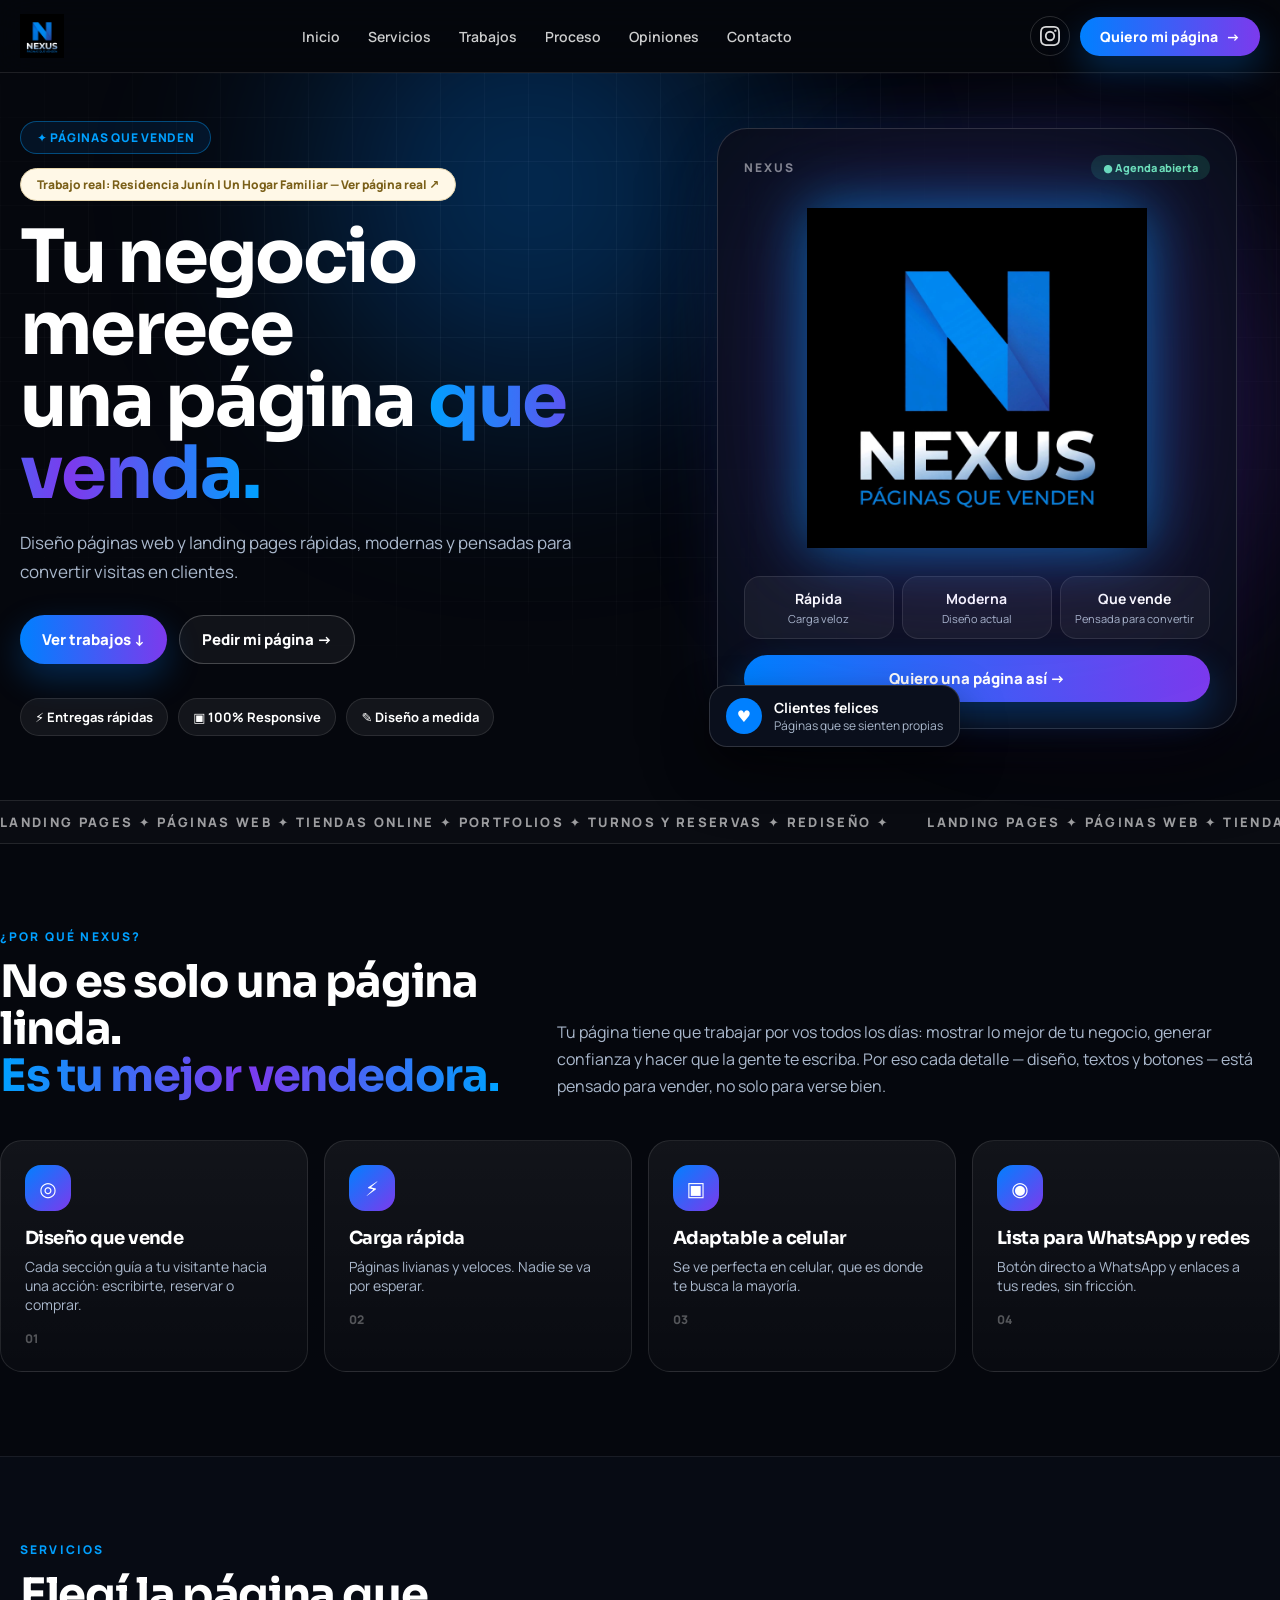
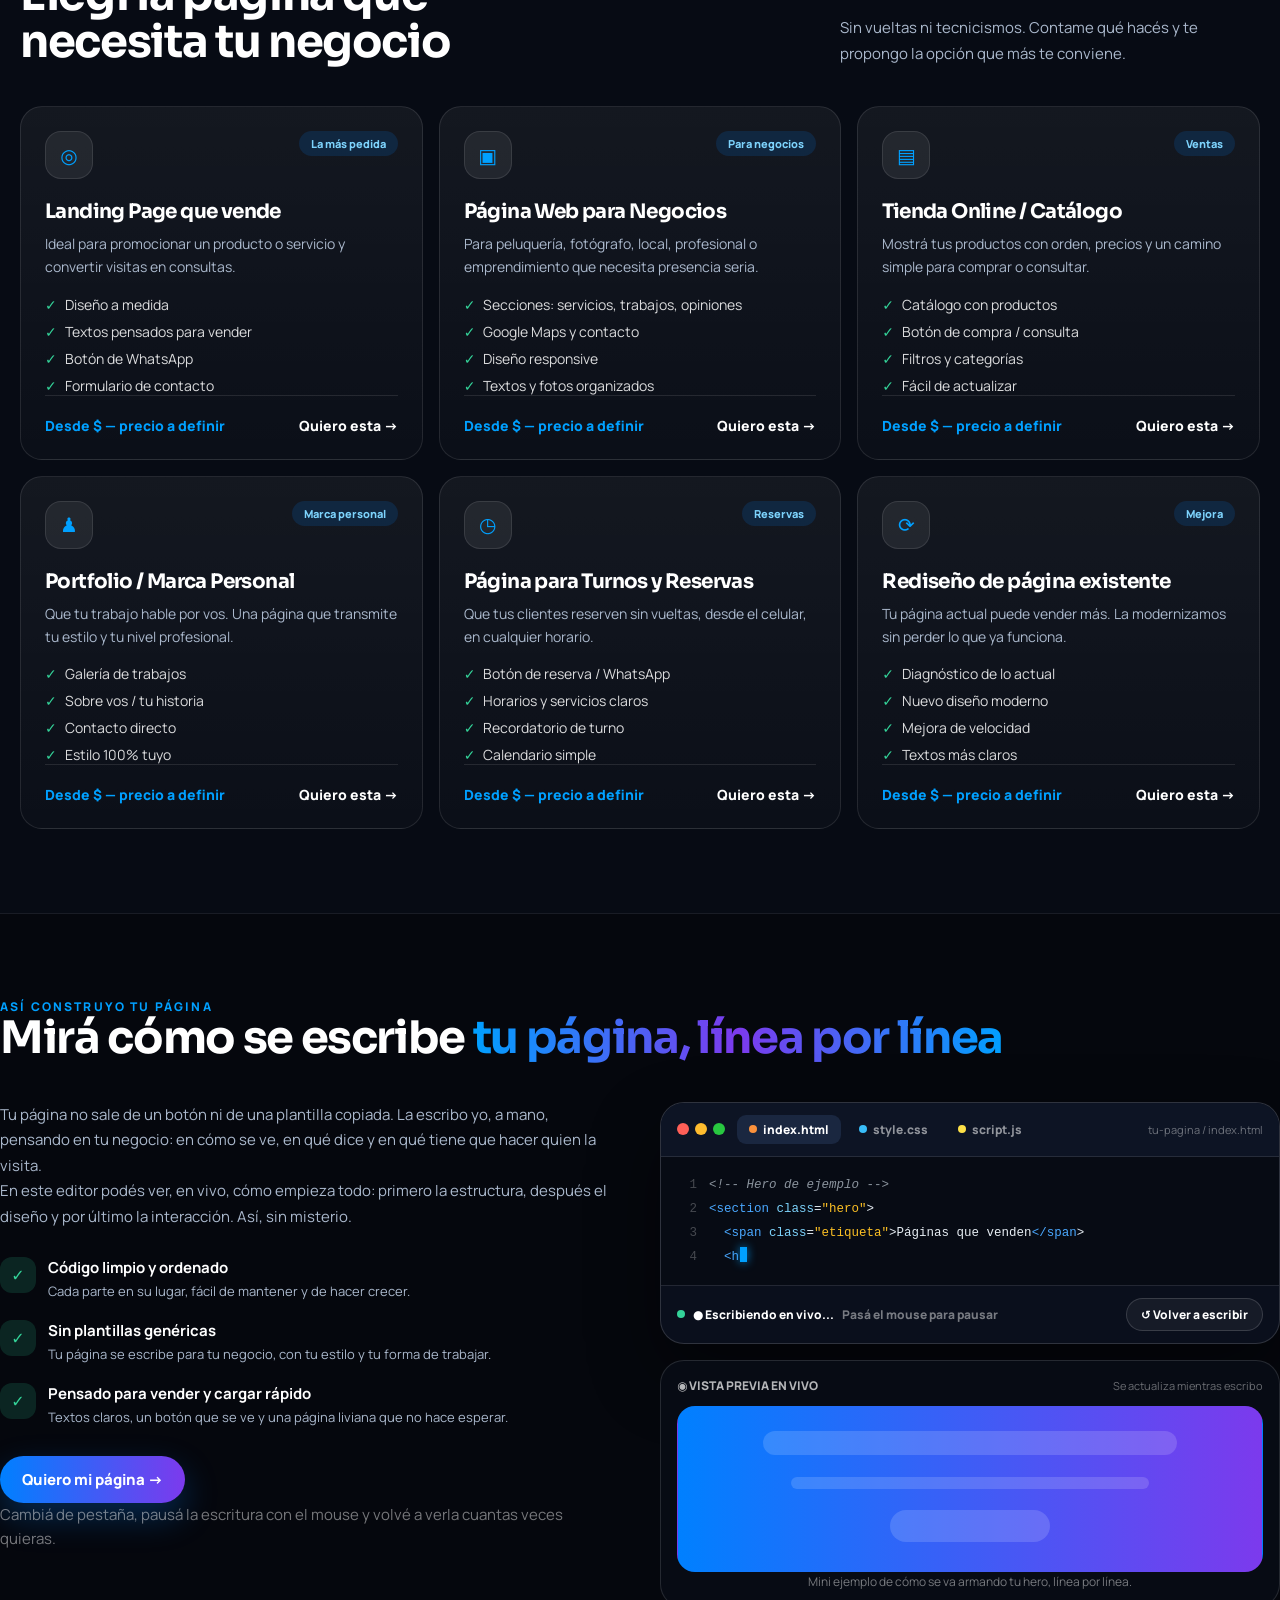
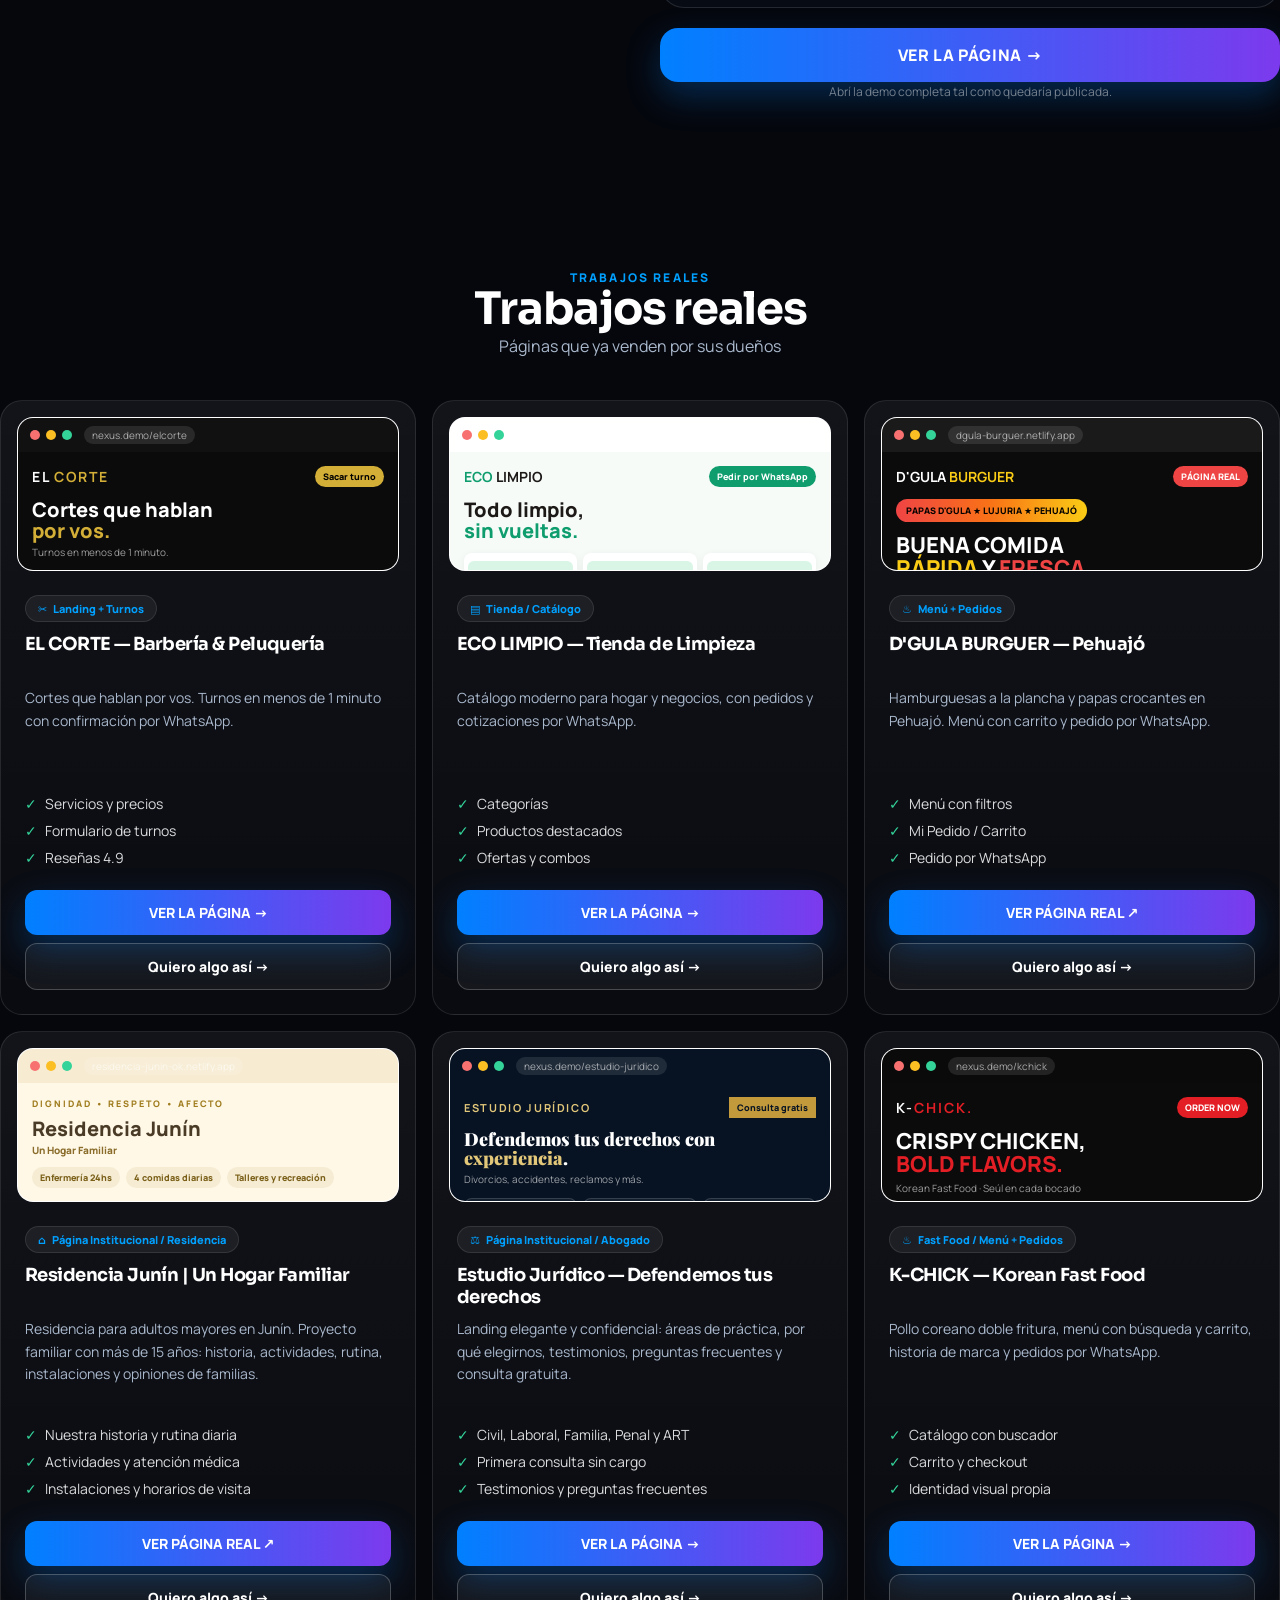
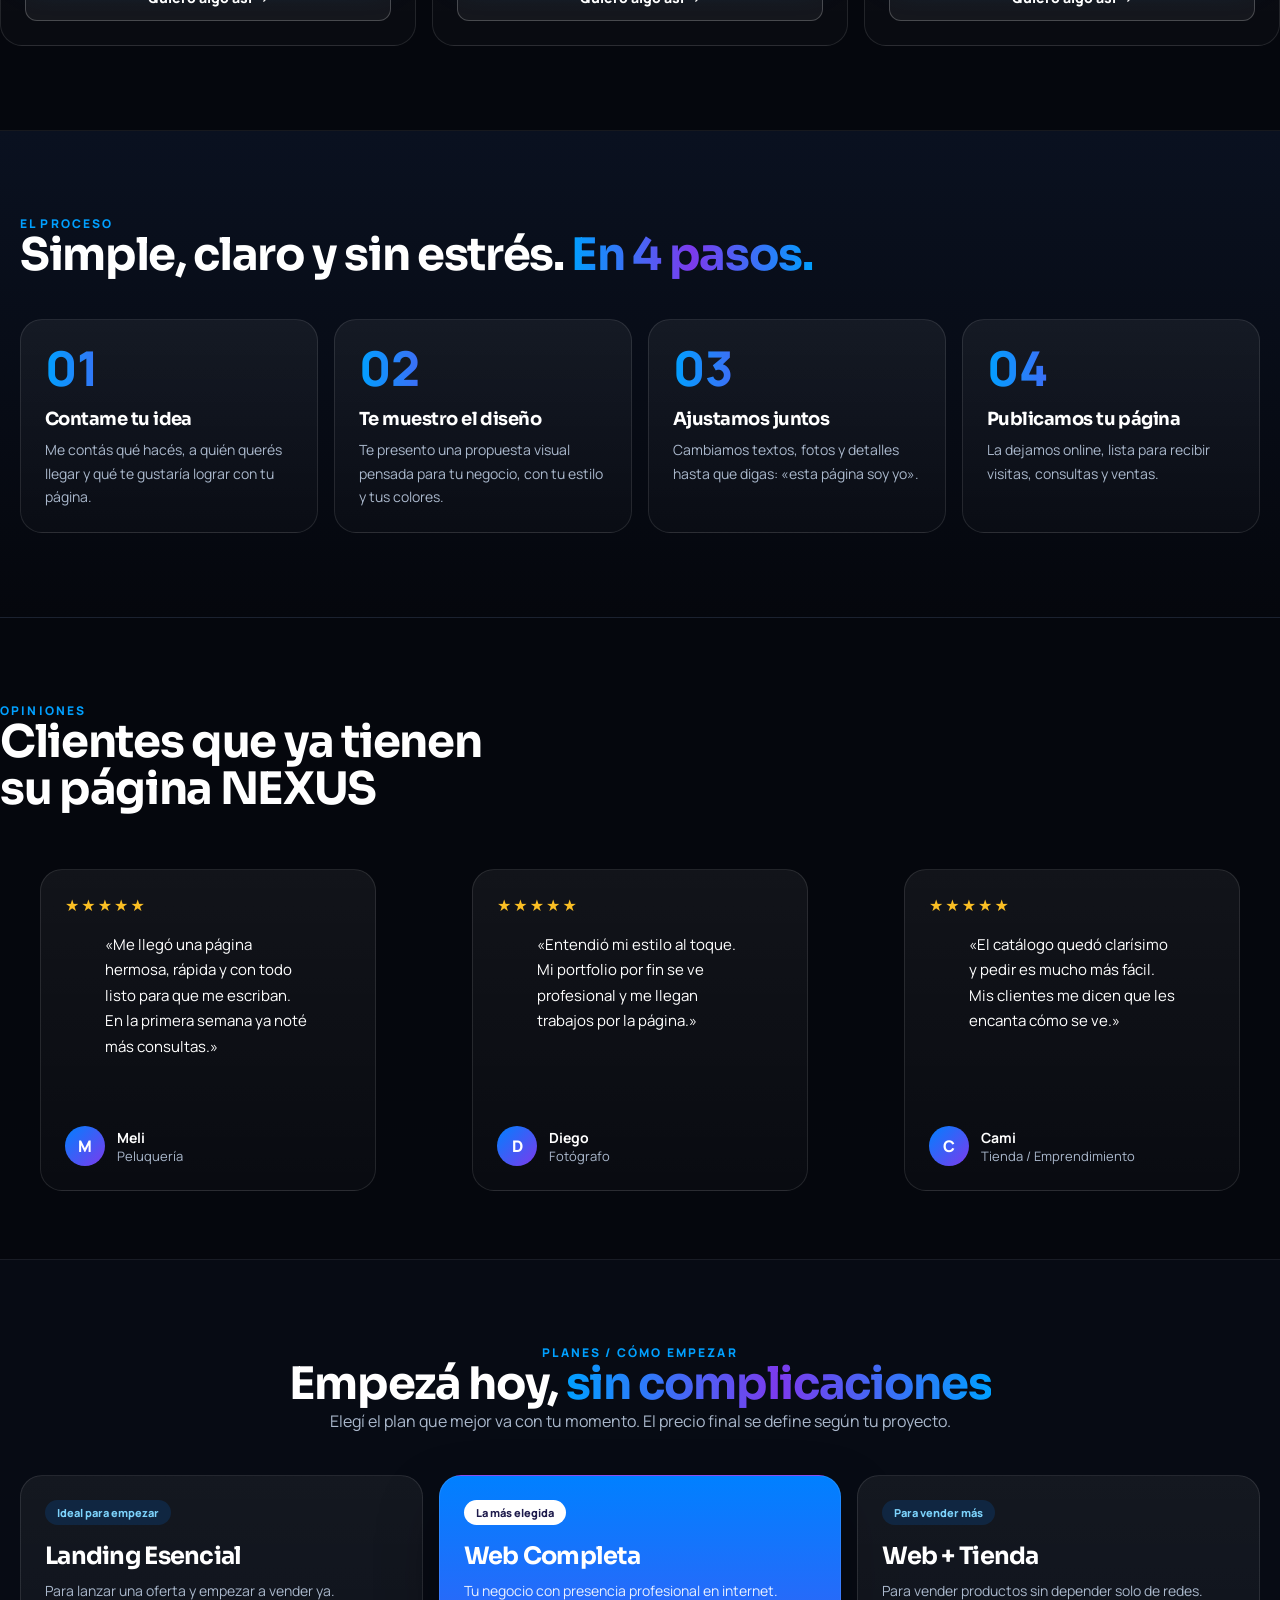
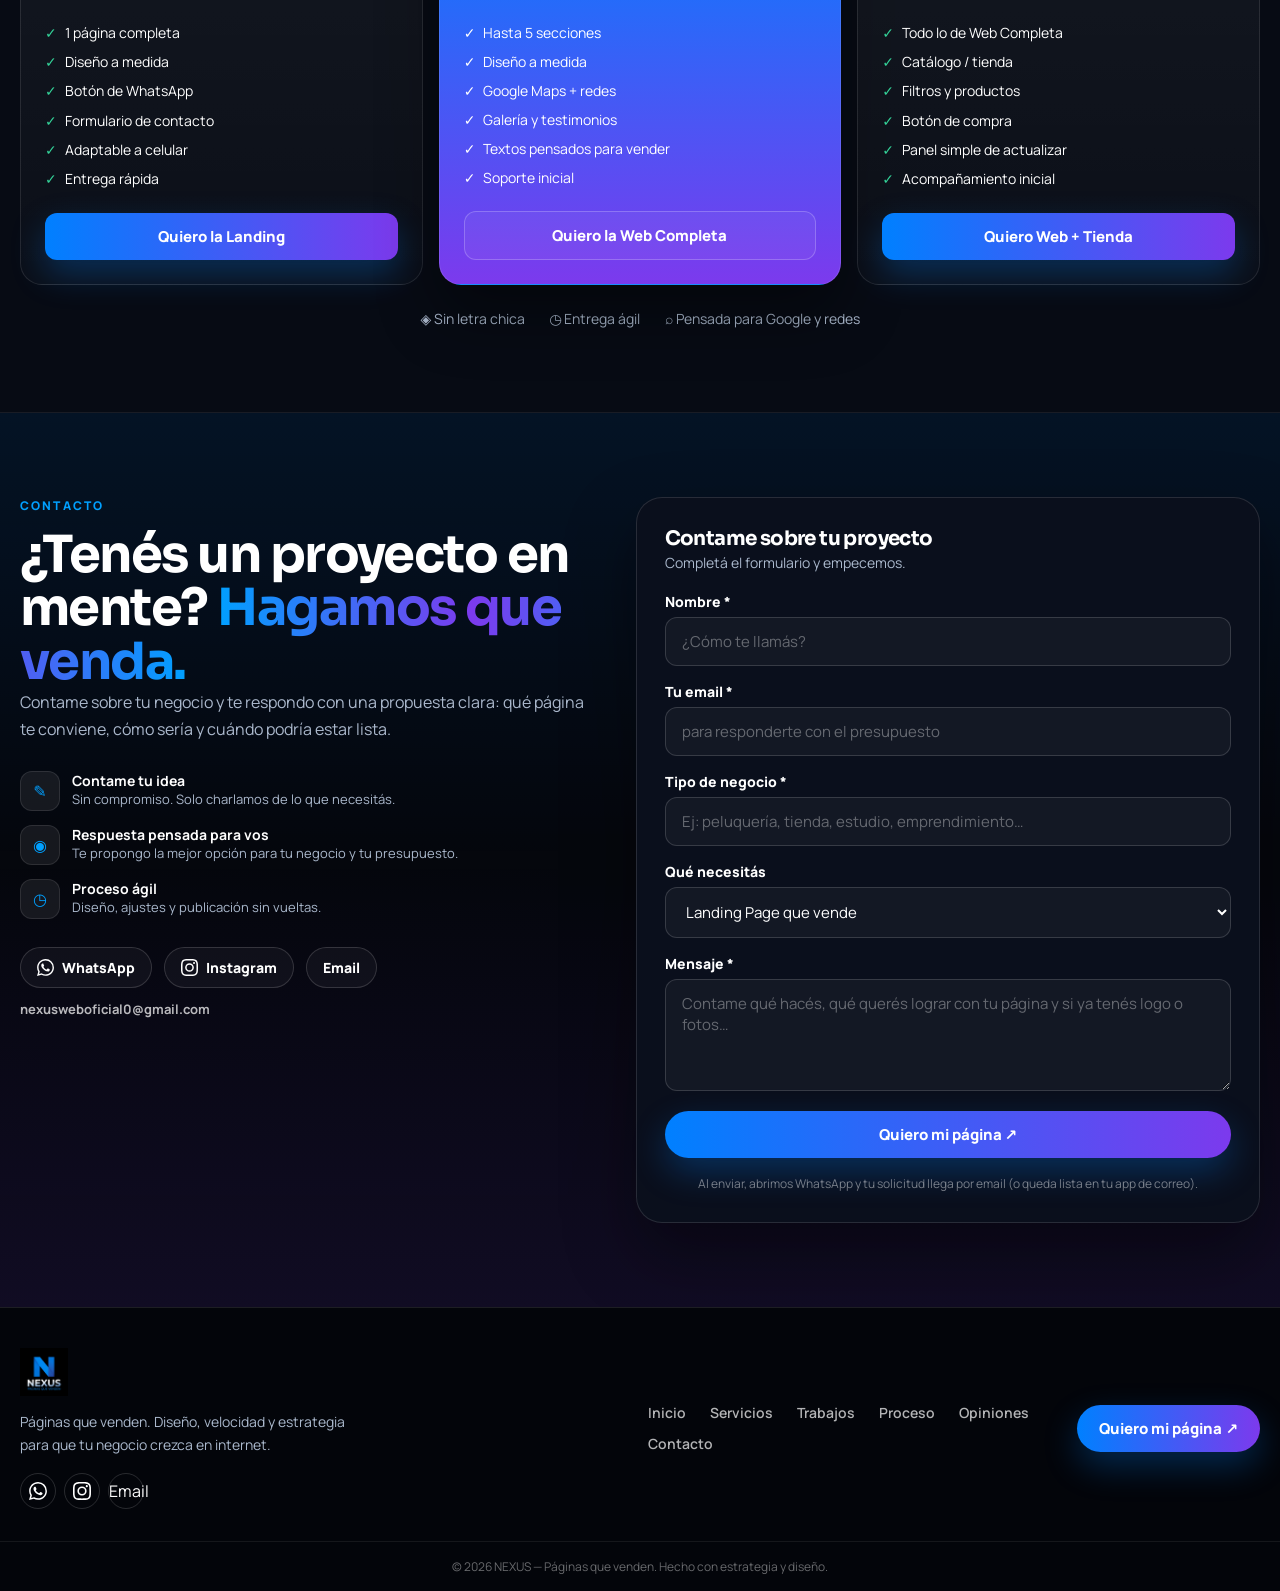
<file: index.html>
<!doctype html>
<html lang="es">
<head>
  <meta charset="UTF-8">
  <meta name="viewport" content="width=device-width, initial-scale=1, viewport-fit=cover">
  <meta name="theme-color" content="#05070d">
  <meta name="description" content="NEXUS — Páginas web y landing pages rápidas, modernas y pensadas para vender.">
  <title>NEXUS — Páginas que venden</title>
  <link rel="icon" type="image/svg+xml" href="assets/favicon.svg">
  <link rel="alternate icon" type="image/jpeg" href="assets/logo-nexus.jpg">
  <link rel="apple-touch-icon" href="assets/logo-nexus.jpg">
  <link rel="preconnect" href="https://fonts.googleapis.com">
  <link rel="preconnect" href="https://fonts.gstatic.com" crossorigin>
  <link href="https://fonts.googleapis.com/css2?family=Sora:wght@400;600;700;800&family=Manrope:wght@400;500;600;700;800&family=Playfair+Display:ital,wght@0,500;0,600;0,700;1,500&display=swap" rel="stylesheet">
  <link rel="stylesheet" href="styles.css">
</head>
<body>
<!-- Iconos reutilizables: WhatsApp e Instagram -->
<svg class="svg-sprite" xmlns="http://www.w3.org/2000/svg" aria-hidden="true" focusable="false">
  <symbol id="icon-whatsapp" viewBox="0 0 24 24">
    <path fill="currentColor" d="M17.472 14.382c-.297-.149-1.758-.867-2.03-.967-.273-.099-.471-.148-.67.15-.197.297-.767.966-.94 1.164-.173.199-.347.223-.644.075-.297-.15-1.255-.463-2.39-1.475-.883-.788-1.48-1.761-1.653-2.059-.173-.297-.018-.458.13-.606.134-.133.298-.347.446-.52.149-.174.198-.298.298-.497.099-.198.05-.371-.025-.52-.075-.149-.669-1.612-.916-2.207-.242-.579-.487-.5-.669-.51-.173-.008-.371-.01-.57-.01-.198 0-.52.074-.792.372-.272.297-1.04 1.016-1.04 2.479 0 1.462 1.065 2.875 1.213 3.074.149.198 2.096 3.2 5.077 4.487.709.306 1.262.489 1.694.625.712.227 1.36.195 1.871.118.571-.085 1.758-.719 2.006-1.413.248-.694.248-1.289.173-1.413-.074-.124-.272-.198-.57-.347m-5.421 7.403h-.004a9.87 9.87 0 0 1-5.031-1.378l-.361-.214-3.741.982.998-3.648-.235-.374a9.86 9.86 0 0 1-1.51-5.26c.001-5.45 4.436-9.884 9.888-9.884 2.64 0 5.122 1.03 6.988 2.898a9.825 9.825 0 0 1 2.893 6.994c-.003 5.45-4.437 9.884-9.885 9.884m8.413-18.297A11.815 11.815 0 0 0 12.05 0C5.495 0 .16 5.335.157 11.892c0 2.096.547 4.142 1.588 5.945L.057 24l6.305-1.654a11.882 11.882 0 0 0 5.683 1.448h.005c6.554 0 11.89-5.335 11.893-11.893a11.821 11.821 0 0 0-3.48-8.413z"/>
  </symbol>
  <symbol id="icon-instagram" viewBox="0 0 24 24">
    <path fill="currentColor" d="M12 2.163c3.204 0 3.584.012 4.85.07 3.252.148 4.771 1.691 4.919 4.919.058 1.265.069 1.645.069 4.849s-.011 3.584-.069 4.849c-.149 3.225-1.664 4.771-4.919 4.919-1.266.058-1.644.07-4.85.07s-3.584-.012-4.849-.07c-3.26-.149-4.771-1.699-4.919-4.92-.058-1.265-.07-1.644-.07-4.849s.012-3.584.07-4.849c.149-3.227 1.664-4.771 4.919-4.919 1.266-.057 1.645-.069 4.849-.069zM12 0C8.741 0 8.333.014 7.053.072 2.695.272.273 2.69.073 7.052.014 8.333 0 8.741 0 12c0 3.259.014 3.668.072 4.948.2 4.358 2.618 6.78 6.98 6.98C8.333 23.986 8.741 24 12 24s3.668-.014 4.948-.072c4.354-.2 6.782-2.618 6.979-6.98.059-1.28.073-1.689.073-4.948s-.014-3.667-.073-4.948c-.197-4.349-2.622-6.779-6.98-6.98C15.667.014 15.259 0 12 0zm0 5.838a6.162 6.162 0 100 12.324 6.162 6.162 0 000-12.324zM12 16a4 4 0 110-8 4 4 0 010 8zm6.406-11.845a1.44 1.44 0 100 2.881 1.44 1.44 0 000-2.881z"/>
  </symbol>
</svg>

<div class="safe-root">

  <!-- ============ HEADER ============ -->
  <header class="site-header" id="siteHeader">
    <div class="container header-inner">
      <a class="brand" href="#inicio" aria-label="NEXUS, ir al inicio">
        <img src="assets/logo-nexus.jpg" alt="NEXUS — Páginas que venden">
      </a>

      <nav class="desktop-nav" aria-label="Navegación principal">
        <a href="#inicio" data-nav>Inicio</a>
        <a href="#servicios" data-nav>Servicios</a>
        <a href="#trabajos" data-nav>Trabajos</a>
        <a href="#proceso" data-nav>Proceso</a>
        <a href="#opiniones" data-nav>Opiniones</a>
        <a href="#contacto" data-nav>Contacto</a>
      </nav>

      <div class="header-actions">
        <a class="icon-btn" id="headerInstagram" href="https://www.instagram.com/nexus__web_1/" target="_blank" rel="noopener" aria-label="Instagram de NEXUS"><svg class="icon" aria-hidden="true"><use href="#icon-instagram"></use></svg></a>
        <button class="btn grad-btn header-cta" data-contacto>Quiero mi página <span>→</span></button>
        <button class="menu-btn" id="menuBtn" aria-label="Abrir menú" aria-expanded="false" aria-controls="menuMovil">☰</button>
      </div>
    </div>

    <nav class="mobile-nav" id="menuMovil" hidden aria-label="Navegación móvil">
      <a href="#inicio" data-nav>Inicio</a>
      <a href="#servicios" data-nav>Servicios</a>
      <a href="#trabajos" data-nav>Trabajos</a>
      <a href="#proceso" data-nav>Proceso</a>
      <a href="#opiniones" data-nav>Opiniones</a>
      <a href="#contacto" data-nav>Contacto</a>
      <a id="menuInstagram" href="https://www.instagram.com/nexus__web_1/" target="_blank" rel="noopener"><svg class="icon" aria-hidden="true"><use href="#icon-instagram"></use></svg> Instagram</a>
      <button class="btn grad-btn" data-contacto>Quiero mi página</button>
    </nav>
  </header>

  <main>
    <!-- ============ HERO ============ -->
    <section id="inicio" class="hero">
      <div class="grid-bg" aria-hidden="true"></div>
      <div class="glow-blue" aria-hidden="true"></div>
      <div class="glow-violet" aria-hidden="true"></div>

      <div class="container hero-grid">
        <div class="hero-copy">
          <span class="eyebrow badge">✦ PÁGINAS QUE VENDEN</span>
          <a class="work-link" href="https://residencia-junin-ok.netlify.app/" target="_blank" rel="noopener">
            Trabajo real: Residencia Junín | Un Hogar Familiar — Ver página real ↗
          </a>
          <h1>Tu negocio merece<br>una página <span class="grad-text">que venda.</span></h1>
          <p class="lead">Diseño páginas web y landing pages rápidas, modernas y pensadas para convertir visitas en clientes.</p>
          <div class="hero-actions">
            <a class="btn grad-btn" href="#trabajos">Ver trabajos ↓</a>
            <button class="btn ghost-btn" data-contacto>Pedir mi página →</button>
          </div>
          <div class="chip-row">
            <span class="chip">⚡ Entregas rápidas</span>
            <span class="chip">▣ 100% Responsive</span>
            <span class="chip">✎ Diseño a medida</span>
          </div>
        </div>

        <div class="hero-visual">
          <div class="hero-visual-glow" aria-hidden="true"></div>
          <div class="hero-card float">
            <div class="hero-card-top"><span>NEXUS</span><span class="open-badge">● Agenda abierta</span></div>
            <img class="glow hero-logo" src="assets/logo-nexus.jpg" alt="Logo NEXUS — Páginas que venden">
            <div class="hero-mini-grid">
              <div><b>Rápida</b><small>Carga veloz</small></div>
              <div><b>Moderna</b><small>Diseño actual</small></div>
              <div><b>Que vende</b><small>Pensada para convertir</small></div>
            </div>
            <button class="btn grad-btn full" data-ejemplo="la demo de NEXUS">Quiero una página así →</button>
          </div>
          <div class="floating-note">
            <span class="note-icon">♥</span>
            <div><b>Clientes felices</b><small>Páginas que se sienten propias</small></div>
          </div>
        </div>
      </div>

      <div class="marquee-wrap" aria-hidden="true">
        <div class="marquee">
          <span>LANDING PAGES ✦ PÁGINAS WEB ✦ TIENDAS ONLINE ✦ PORTFOLIOS ✦ TURNOS Y RESERVAS ✦ REDISEÑO ✦&nbsp;</span>
          <span>LANDING PAGES ✦ PÁGINAS WEB ✦ TIENDAS ONLINE ✦ PORTFOLIOS ✦ TURNOS Y RESERVAS ✦ REDISEÑO ✦&nbsp;</span>
        </div>
      </div>
    </section>

    <!-- ============ POR QUÉ ============ -->
    <section class="section container">
      <div class="reveal why-head">
        <div>
          <p class="eyebrow">¿POR QUÉ NEXUS?</p>
          <h2>No es solo una página linda.<br><span class="grad-text">Es tu mejor vendedora.</span></h2>
        </div>
        <p class="muted">Tu página tiene que trabajar por vos todos los días: mostrar lo mejor de tu negocio, generar confianza y hacer que la gente te escriba. Por eso cada detalle — diseño, textos y botones — está pensado para vender, no solo para verse bien.</p>
      </div>
      <div class="grid-4" id="whyGrid"></div>
    </section>

    <!-- ============ SERVICIOS ============ -->
    <section id="servicios" class="section section-alt">
      <div class="container">
        <div class="reveal section-head">
          <div>
            <p class="eyebrow">SERVICIOS</p>
            <h2>Elegí la página que<br>necesita tu negocio</h2>
          </div>
          <p class="muted">Sin vueltas ni tecnicismos. Contame qué hacés y te propongo la opción que más te conviene.</p>
        </div>
        <div class="grid-3" id="serviciosGrid"></div>
      </div>
    </section>

    <!-- ============ EDITOR ============ -->
    <section id="construyo" class="section container">
      <div class="reveal">
        <p class="eyebrow">ASÍ CONSTRUYO TU PÁGINA</p>
        <h2>Mirá cómo se escribe <span class="grad-text">tu página, línea por línea</span></h2>
      </div>
      <div class="editor-layout">
        <div class="reveal editor-copy">
          <p class="muted">Tu página no sale de un botón ni de una plantilla copiada. La escribo yo, a mano, pensando en tu negocio: en cómo se ve, en qué dice y en qué tiene que hacer quien la visita.</p>
          <p class="muted">En este editor podés ver, en vivo, cómo empieza todo: primero la estructura, después el diseño y por último la interacción. Así, sin misterio.</p>
          <ul class="check-list">
            <li><span>✓</span><div><b>Código limpio y ordenado</b><small>Cada parte en su lugar, fácil de mantener y de hacer crecer.</small></div></li>
            <li><span>✓</span><div><b>Sin plantillas genéricas</b><small>Tu página se escribe para tu negocio, con tu estilo y tu forma de trabajar.</small></div></li>
            <li><span>✓</span><div><b>Pensado para vender y cargar rápido</b><small>Textos claros, un botón que se ve y una página liviana que no hace esperar.</small></div></li>
          </ul>
          <button class="btn grad-btn" data-contacto>Quiero mi página →</button>
          <p class="hint">Cambiá de pestaña, pausá la escritura con el mouse y volvé a verla cuantas veces quieras.</p>
        </div>
        <div class="reveal" id="codeEditor"></div>
      </div>
    </section>

    <!-- ============ TRABAJOS ============ -->
    <section id="trabajos" class="section container">
      <div class="reveal center">
        <p class="eyebrow">TRABAJOS REALES</p>
        <h2>Trabajos reales</h2>
        <p class="muted">Páginas que ya venden por sus dueños</p>
      </div>
      <div class="works-grid" id="trabajosGrid"></div>
    </section>

    <!-- ============ PROCESO ============ -->
    <section id="proceso" class="section section-gradient">
      <div class="container">
        <div class="reveal">
          <p class="eyebrow">EL PROCESO</p>
          <h2>Simple, claro y sin estrés. <span class="grad-text">En 4 pasos.</span></h2>
        </div>
        <div class="grid-4" id="procesoGrid"></div>
      </div>
    </section>

    <!-- ============ OPINIONES ============ -->
    <section id="opiniones" class="section container">
      <div class="reveal">
        <p class="eyebrow">OPINIONES</p>
        <h2>Clientes que ya tienen<br>su página NEXUS</h2>
      </div>
      <div class="grid-3" id="opinionesGrid"></div>
    </section>

    <!-- ============ PLANES ============ -->
    <section class="section section-alt">
      <div class="container">
        <div class="reveal center">
          <p class="eyebrow">PLANES / CÓMO EMPEZAR</p>
          <h2>Empezá hoy, <span class="grad-text">sin complicaciones</span></h2>
          <p class="muted">Elegí el plan que mejor va con tu momento. El precio final se define según tu proyecto.</p>
        </div>
        <div class="grid-3 planes" id="planesGrid"></div>
        <p class="reveal plan-notes">
          <span>◈ Sin letra chica</span><span>◷ Entrega ágil</span><span>⌕ Pensada para Google y redes</span>
        </p>
      </div>
    </section>

    <!-- ============ CONTACTO ============ -->
    <section id="contacto" class="section contact">
      <div class="container contact-grid">
        <div class="reveal">
          <p class="eyebrow">CONTACTO</p>
          <h2>¿Tenés un proyecto en mente? <span class="grad-text">Hagamos que venda.</span></h2>
          <p class="muted">Contame sobre tu negocio y te respondo con una propuesta clara: qué página te conviene, cómo sería y cuándo podría estar lista.</p>

          <div class="contact-points">
            <div><span class="point-icon">✎</span><div><b>Contame tu idea</b><small>Sin compromiso. Solo charlamos de lo que necesitás.</small></div></div>
            <div><span class="point-icon">◉</span><div><b>Respuesta pensada para vos</b><small>Te propongo la mejor opción para tu negocio y tu presupuesto.</small></div></div>
            <div><span class="point-icon">◷</span><div><b>Proceso ágil</b><small>Diseño, ajustes y publicación sin vueltas.</small></div></div>
          </div>

          <p id="contador" class="counter" hidden></p>

          <div class="social-row">
            <a class="btn outline" id="contactoWhatsapp" href="https://wa.me/5492364270958" target="_blank" rel="noopener"><svg class="icon" aria-hidden="true"><use href="#icon-whatsapp"></use></svg> WhatsApp</a>
            <a class="btn outline" id="contactoInstagram" href="https://www.instagram.com/nexus__web_1/" target="_blank" rel="noopener"><svg class="icon" aria-hidden="true"><use href="#icon-instagram"></use></svg> Instagram</a>
            <a class="btn outline" id="contactoEmail" href="mailto:nexusweboficial0@gmail.com" title="Copiar el email y abrir Gmail"><span class="email-label">Email</span></a>
          </div>
          <p class="email-display" id="emailDisplay">nexusweboficial0@gmail.com</p>
        </div>

        <div class="reveal">
          <div class="form-box">
            <div id="formWrap">
              <h3>Contame sobre tu proyecto</h3>
              <p class="muted small">Completá el formulario y empecemos.</p>
              <div id="planElegido" class="plan-selected" hidden></div>

              <form id="leadForm" novalidate>
                <label><span>Nombre *</span><input id="fNombre" name="nombre" required placeholder="¿Cómo te llamás?"></label>
                <label><span>Tu email *</span><input id="fEmail" name="email" type="email" required placeholder="para responderte con el presupuesto"></label>
                <label><span>Tipo de negocio *</span><input id="fTipo" name="tipo" required placeholder="Ej: peluquería, tienda, estudio, emprendimiento…"></label>
                <label><span>Qué necesitás</span>
                  <select id="fNecesidad" name="necesidad">
                    <option>Landing Page que vende</option>
                    <option>Página Web para Negocios</option>
                    <option>Tienda Online / Catálogo</option>
                    <option>Portfolio / Marca Personal</option>
                    <option>Página para Turnos y Reservas</option>
                    <option>Rediseño de página existente</option>
                    <option>Web Completa</option>
                    <option>Web + Tienda</option>
                    <option>Todavía no lo sé, quiero que me asesores</option>
                  </select>
                </label>
                <label><span>Mensaje *</span><textarea id="fMensaje" name="mensaje" rows="4" required placeholder="Contame qué hacés, qué querés lograr con tu página y si ya tenés logo o fotos…"></textarea></label>
                <p id="formError" class="form-error" role="alert" hidden></p>
                <button class="btn grad-btn full" id="submitBtn" type="submit">Quiero mi página ↗</button>
                <p class="hint center">Al enviar, abrimos WhatsApp y tu solicitud llega por email (o queda lista en tu app de correo).</p>
              </form>
            </div>

            <div id="formSuccess" role="status" hidden>
              <div class="success-icon">✓</div>
              <h3 id="successTitle">¡Listo!</h3>
              <p id="successText" class="muted"></p>
              <button class="btn ghost-btn" id="otraSolicitud">Enviar otra solicitud</button>
            </div>
          </div>
        </div>
      </div>
    </section>
  </main>

  <!-- ============ FOOTER ============ -->
  <footer class="site-footer">
    <div class="container footer-grid">
      <div>
        <img src="assets/logo-nexus.jpg" alt="NEXUS — Páginas que venden" class="footer-logo">
        <p class="muted">Páginas que venden. Diseño, velocidad y estrategia para que tu negocio crezca en internet.</p>
        <div class="footer-social">
          <a id="footerWhatsapp" href="https://wa.me/5492364270958" target="_blank" rel="noopener" aria-label="WhatsApp de NEXUS"><svg class="icon" aria-hidden="true"><use href="#icon-whatsapp"></use></svg></a>
          <a id="footerInstagram" href="https://www.instagram.com/nexus__web_1/" target="_blank" rel="noopener" aria-label="Instagram de NEXUS"><svg class="icon" aria-hidden="true"><use href="#icon-instagram"></use></svg></a>
          <a id="footerEmail" href="mailto:nexusweboficial0@gmail.com" aria-label="Email de NEXUS">Email</a>
        </div>
      </div>
      <nav class="footer-nav" aria-label="Enlaces del footer">
        <a href="#inicio" data-nav>Inicio</a>
        <a href="#servicios" data-nav>Servicios</a>
        <a href="#trabajos" data-nav>Trabajos</a>
        <a href="#proceso" data-nav>Proceso</a>
        <a href="#opiniones" data-nav>Opiniones</a>
        <a href="#contacto" data-nav>Contacto</a>
      </nav>
      <button class="btn grad-btn footer-cta" data-contacto>Quiero mi página ↗</button>
    </div>
    <p class="footer-bottom">© <span id="anio"></span> NEXUS — Páginas que venden. Hecho con estrategia y diseño.</p>
  </footer>
</div>

<!-- ============ MODAL DEMOS ============ -->
<div class="modal" id="demoModal" role="dialog" aria-modal="true" aria-labelledby="modalUrl" hidden>
  <div class="modal-window">
    <div class="modal-bar">
      <span class="dots" aria-hidden="true"><i></i><i></i><i></i></span>
      <span class="modal-url" id="modalUrl">nexus.demo</span>
      <button class="modal-close" id="modalClose" type="button">Cerrar ✕</button>
    </div>
    <div id="demoContent"></div>
  </div>
</div>

<div class="toast" id="toast" role="status" aria-live="polite" hidden></div>

<script src="app.js"></script>
</body>
</html>
</file>
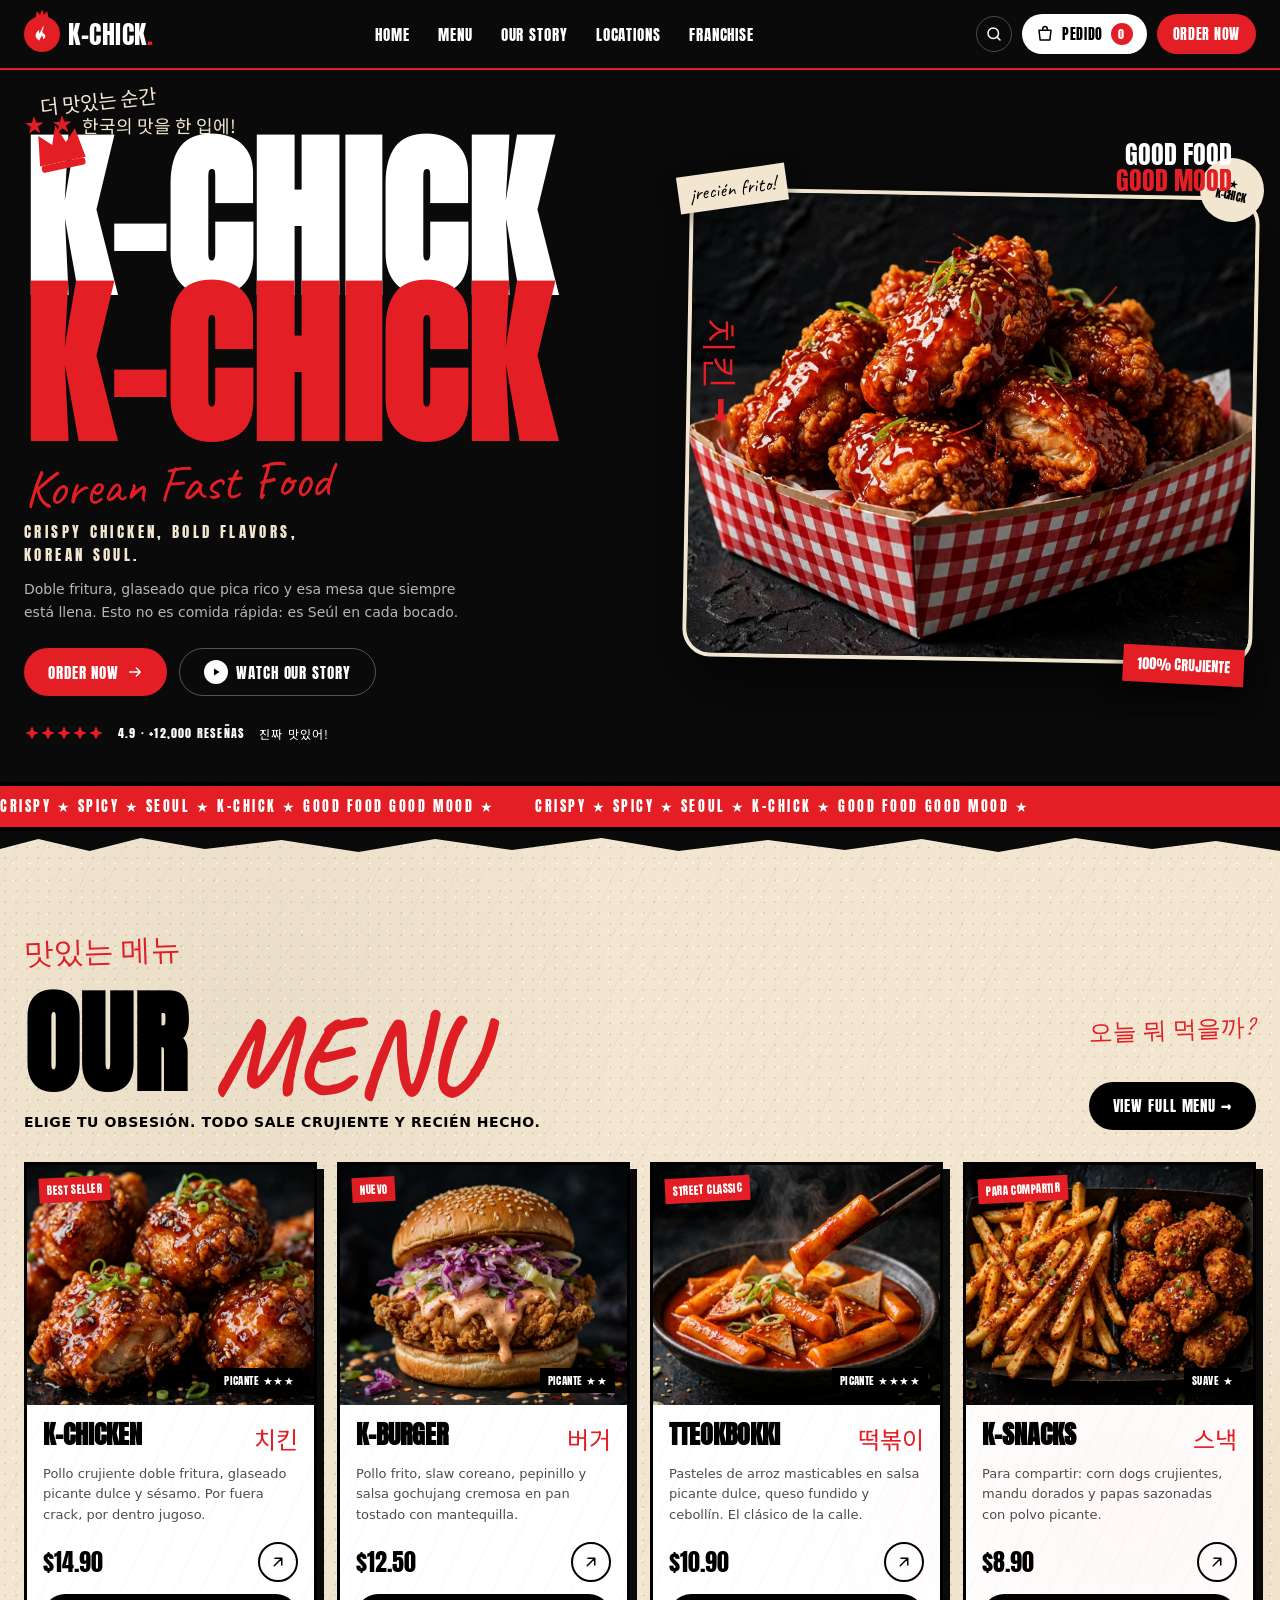
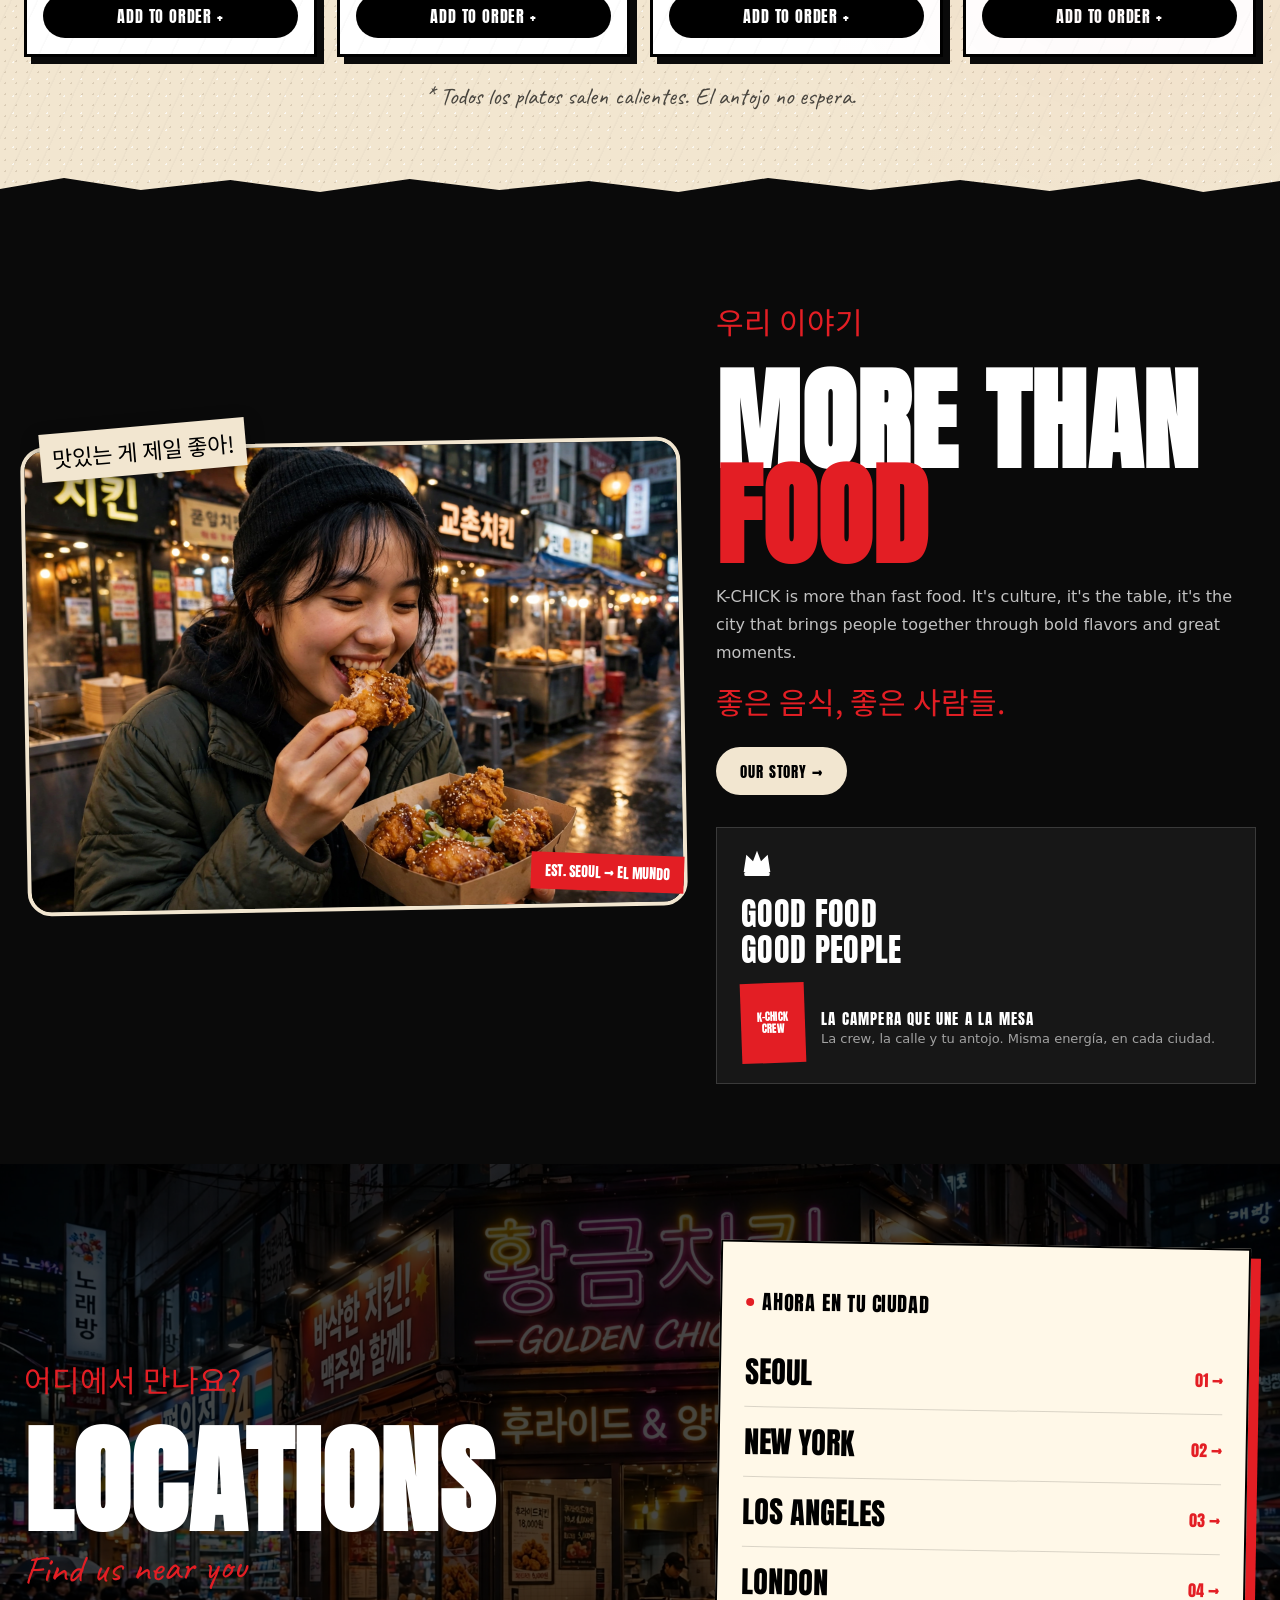
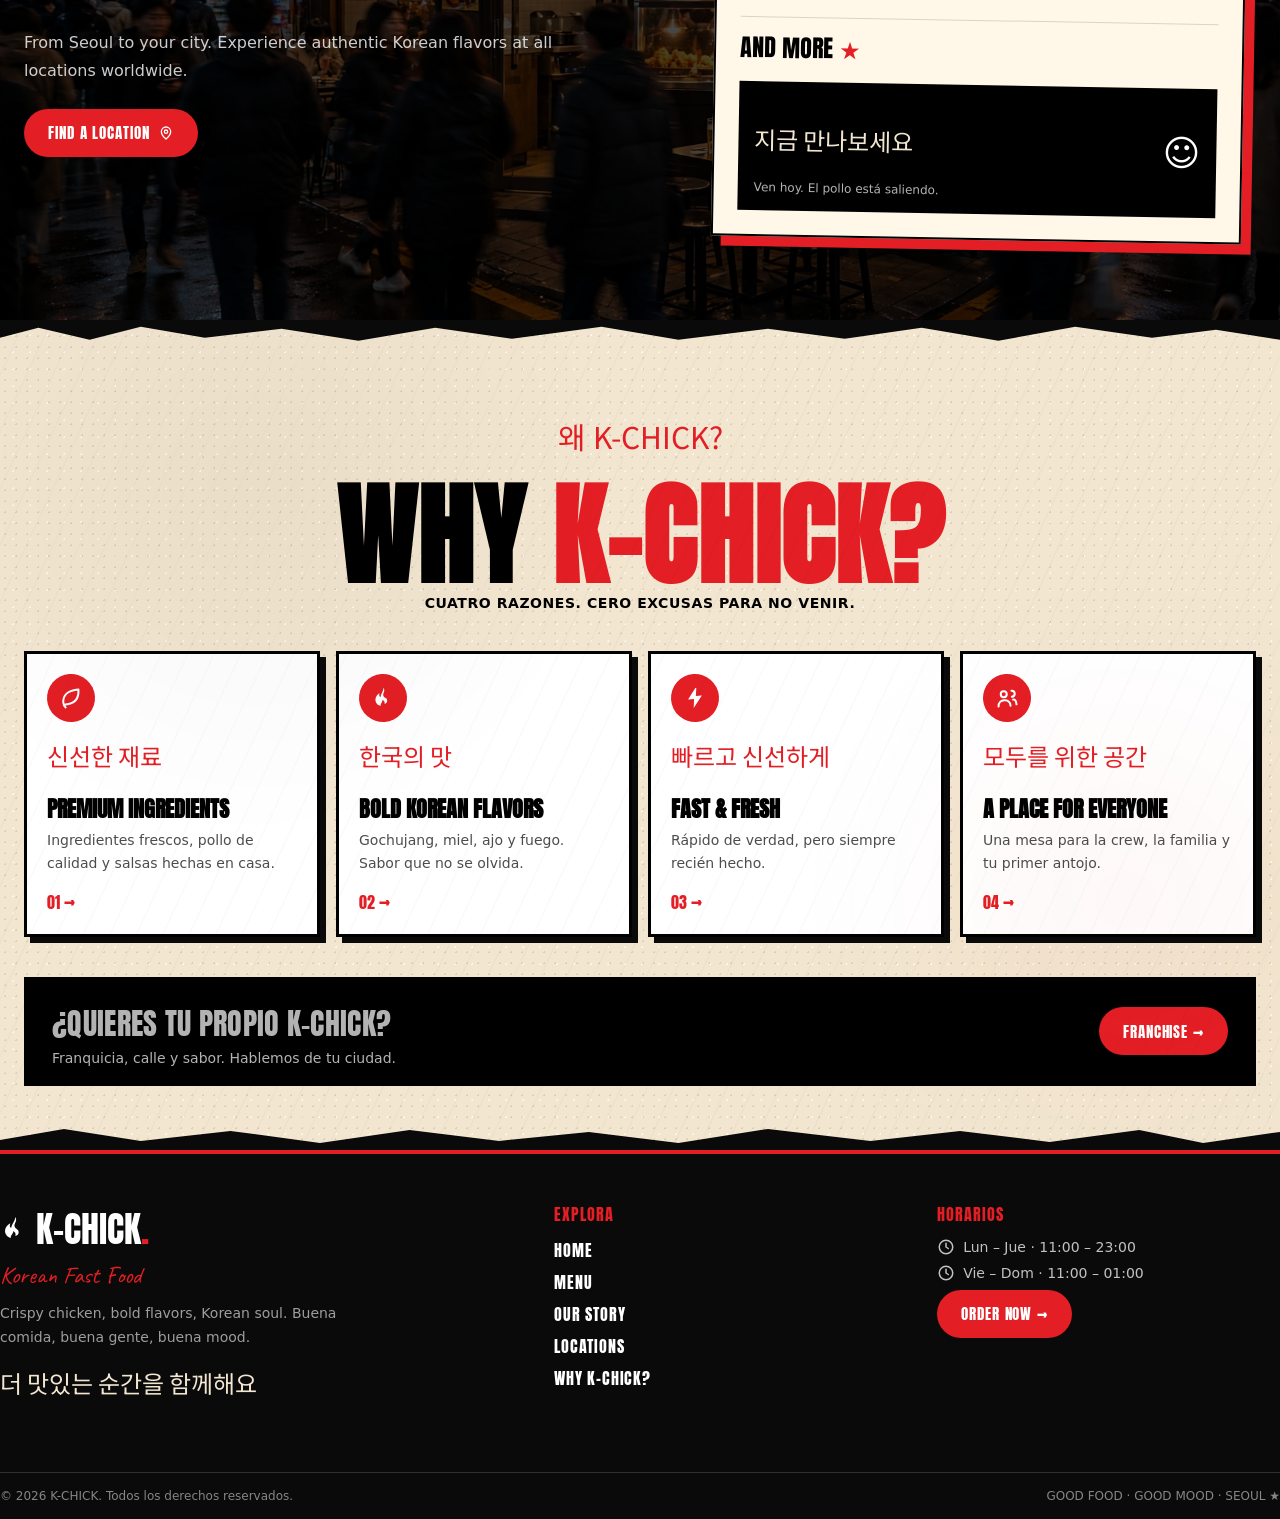
<file: kchick/index.html>
<!DOCTYPE html>
<html lang="es">
<head>
<meta charset="UTF-8">
<meta name="viewport" content="width=device-width, initial-scale=1">
<title>K-CHICK — Korean Fast Food</title>
<meta name="description" content="K-CHICK Korean Fast Food — crispy chicken, bold flavors, Korean soul.">
<link rel="preconnect" href="https://fonts.googleapis.com">
<link rel="preconnect" href="https://fonts.gstatic.com" crossorigin>
<link href="https://fonts.googleapis.com/css2?family=Anton&family=Caveat:wght@600;700&family=Noto+Sans+KR:wght@400;700;900&display=swap" rel="stylesheet">
<link rel="stylesheet" href="styles.css">
</head>
<body>

<!-- sprite de iconos -->
<svg width="0" height="0" style="position:absolute" aria-hidden="true">
 <symbol id="i-flame" viewBox="0 0 24 24"><path d="M13.5 2c1.3 4-1.8 5.2-.9 8 .8 2.3 3.4 1.8 3.4 4.7 0 1.7-1.2 3-2.9 3.2.8-1.8-.2-3.2-1.7-4.2.2 2.4-2.6 3.4-2.1 6-3.5-1-5.4-3.9-4.9-7.1.4-2.4 2.2-4.4 4.5-5.5-.9 2.2-.5 3.2.6 4 .6-3.3 3.1-5.5 3.8-9.1Z" fill="currentColor" stroke="none"/></symbol>
 <symbol id="i-crown" viewBox="0 0 24 24"><path d="M2 18 4 5l5 5 3-8 3 8 5-5 2 13H2Z" fill="currentColor" stroke="none"/><rect x="2.5" y="18" width="19" height="3" rx="1" fill="currentColor" stroke="none"/></symbol>
 <symbol id="i-search" viewBox="0 0 24 24"><circle cx="11" cy="11" r="7"/><path d="m20 20-4-4"/></symbol>
 <symbol id="i-bag" viewBox="0 0 24 24"><path d="M4 7h16l-1.5 13h-13L4 7Z"/><path d="M9 7V5a3 3 0 0 1 6 0v2"/></symbol>
 <symbol id="i-play" viewBox="0 0 24 24"><path d="m8 5 11 7-11 7V5Z" fill="currentColor" stroke="none"/></symbol>
 <symbol id="i-arrow" viewBox="0 0 24 24"><path d="M4 12h16M14 6l6 6-6 6"/></symbol>
 <symbol id="i-star" viewBox="0 0 24 24"><path d="m12 2 3 7 7 3-7 3-3 7-3-7-7-3 7-3 3-7Z" fill="currentColor" stroke="none"/></symbol>
 <symbol id="i-leaf" viewBox="0 0 24 24"><path d="M20 4C9 4 4 9 4 16c0 2 1 4 2 5M20 4c0 9-5 14-14 14"/></symbol>
 <symbol id="i-zap" viewBox="0 0 24 24"><path d="M13 2 5 13h6l-1 9 9-12h-6l1-8Z" fill="currentColor" stroke="none"/></symbol>
 <symbol id="i-users" viewBox="0 0 24 24"><circle cx="9" cy="8" r="3"/><path d="M3 20c0-4 3-6 6-6s6 2 6 6M17 5a3 3 0 0 1 0 6M18 14c2 0 3 2 3 5"/></symbol>
 <symbol id="i-pin" viewBox="0 0 24 24"><path d="M12 21s7-6 7-11a7 7 0 1 0-14 0c0 5 7 11 7 11Z"/><circle cx="12" cy="10" r="2.5"/></symbol>
 <symbol id="i-clock" viewBox="0 0 24 24"><circle cx="12" cy="12" r="9"/><path d="M12 7v5l3 2"/></symbol>
 <symbol id="i-trash" viewBox="0 0 24 24"><path d="M4 7h16M9 7V4h6v3M6 7l1 14h10l1-14"/></symbol>
 <symbol id="i-minus" viewBox="0 0 24 24"><path d="M5 12h14"/></symbol>
 <symbol id="i-plus" viewBox="0 0 24 24"><path d="M12 5v14M5 12h14"/></symbol>
 <symbol id="i-check" viewBox="0 0 24 24"><path d="m5 12 5 5L20 7"/></symbol>
 <symbol id="i-x" viewBox="0 0 24 24"><path d="M6 6l12 12M18 6 6 18"/></symbol>
 <symbol id="i-menu" viewBox="0 0 24 24"><path d="M4 7h16M4 12h16M4 17h16"/></symbol>
 <symbol id="i-up" viewBox="0 0 24 24"><path d="M7 17 17 7M8 7h9v9"/></symbol>
</svg>

<!-- NAVBAR -->
<header class="site-header">
 <div class="container header-inner">
  <a class="brand" href="#home" data-go="home">
   <span class="brand-badge"><svg class="icon"><use href="#i-flame"/></svg><svg class="icon brand-crown"><use href="#i-crown"/></svg></span>
   <span class="brand-name">K-CHICK<span>.</span></span>
  </a>
  <nav class="nav" id="nav">
   <a href="#home" data-go="home">HOME</a><a href="#menu" data-go="menu">MENU</a><a href="#story" data-go="story">OUR STORY</a><a href="#locations" data-go="locations">LOCATIONS</a><a href="#why" data-go="why">FRANCHISE</a>
  </nav>
  <div class="header-actions">
   <button class="round-btn" id="searchToggle" aria-label="Buscar en el menú"><svg class="icon"><use href="#i-search"/></svg></button>
   <button class="cart-btn" id="cartToggle" aria-label="Abrir pedido"><svg class="icon"><use href="#i-bag"/></svg><span class="cart-label">PEDIDO</span><span class="cart-count" id="cartCount">0</span></button>
   <button class="order-pill" id="orderNow">ORDER NOW</button>
   <button class="burger" id="burger" aria-label="Abrir menú" aria-expanded="false"><svg class="icon"><use href="#i-menu"/></svg></button>
  </div>
 </div>
 <nav class="mobile-nav" id="mobileNav">
  <a href="#home" data-go="home">HOME</a><a href="#menu" data-go="menu">MENU</a><a href="#story" data-go="story">OUR STORY</a><a href="#locations" data-go="locations">LOCATIONS</a><a href="#why" data-go="why">FRANCHISE</a>
  <button class="btn btn-red" id="mobileOrder">ORDER NOW →</button>
 </nav>
</header>

<main>
<!-- HERO -->
<section class="hero" id="home">
 <div class="hero-korean-top hand ko">더 맛있는 순간</div>
 <div class="mood"><p>GOOD FOOD</p><p>GOOD MOOD</p></div>
 <div class="container hero-grid">
  <div>
   <div class="hero-stars"><span class="hand">★ ★</span><span class="ko">한국의 맛을 한 입에!</span></div>
   <div class="hero-title-wrap">
    <svg class="icon crown"><use href="#i-crown"/></svg>
    <h1 class="hero-title">K-CHICK<br><span>K-CHICK</span></h1>
   </div>
   <p class="hero-script hand">Korean Fast Food</p>
   <p class="hero-tagline">CRISPY CHICKEN, BOLD FLAVORS,<br>KOREAN SOUL.</p>
   <p class="hero-desc">Doble fritura, glaseado que pica rico y esa mesa que siempre está llena. Esto no es comida rápida: es Seúl en cada bocado.</p>
   <div class="hero-actions">
    <button class="btn btn-red" id="heroOrder">ORDER NOW <svg class="icon"><use href="#i-arrow"/></svg></button>
    <button class="btn btn-outline" id="storyOpen"><span class="play-dot"><svg class="icon"><use href="#i-play"/></svg></span> WATCH OUR STORY</button>
   </div>
   <div class="rating"><span class="stars"><svg class="icon"><use href="#i-star"/></svg><svg class="icon"><use href="#i-star"/></svg><svg class="icon"><use href="#i-star"/></svg><svg class="icon"><use href="#i-star"/></svg><svg class="icon"><use href="#i-star"/></svg></span><span>4.9 · +12,000 RESEÑAS</span><span class="ko">진짜 맛있어!</span></div>
  </div>
  <div class="hero-visual">
   <span class="hero-sticker hand">¡recién frito!</span>
   <span class="hero-crunch">100% CRUJIENTE</span>
   <div class="hero-photo"><img src="assets/hero.webp" alt="Pollo frito coreano en caja roja a cuadros"></div>
   <span class="hero-side-ko">치킨 →</span>
   <span class="hero-badge spin-slow">★<br>K-CHICK</span>
  </div>
 </div>
 <div class="marquee-bar"><div class="marquee"><span>CRISPY ★ SPICY ★ SEOUL ★ K-CHICK ★ GOOD FOOD GOOD MOOD ★ </span><span>CRISPY ★ SPICY ★ SEOUL ★ K-CHICK ★ GOOD FOOD GOOD MOOD ★ </span></div></div>
</section>

<!-- MENU -->
<section class="menu-section paper-texture grunge paper-section" id="menu">
 <div class="container">
  <div class="section-head">
   <div><p class="hand">맛있는 메뉴</p><h2 class="section-title">OUR <span class="script">MENU</span></h2><p class="section-note">ELIGE TU OBSESIÓN. TODO SALE CRUJIENTE Y RECIÉN HECHO.</p></div>
   <div class="head-right"><p class="hand">오늘 뭐 먹을까?</p><button class="btn btn-dark" id="viewFullMenu">VIEW FULL MENU →</button></div>
  </div>
  <div class="search-bar" id="searchBar" hidden><label class="sr-only" for="menuSearch">Buscar en el menú</label><input id="menuSearch" placeholder="Busca pollo, burger, tteokbokki…" autocomplete="off"><button class="search-clear" id="searchClear">LIMPIAR</button></div>
  <p class="result-note" id="resultNote" hidden></p>
  <div class="menu-grid" id="menuGrid"></div>
  <div class="no-results" id="noResults" hidden><p class="display">SIN RESULTADOS</p><p>Prueba con “pollo”, “burger” o “picante”.</p></div>
  <p class="menu-footer hand">* Todos los platos salen calientes. El antojo no espera.</p>
 </div>
</section>

<!-- STORY -->
<section class="story" id="story">
 <div class="container story-grid">
  <div class="story-photo-wrap">
   <div class="story-photo"><img src="assets/culture.webp" alt="Persona disfrutando pollo frito coreano"></div>
   <div class="story-sticker hand ko">맛있는 게 제일 좋아!</div>
   <div class="story-stamp">EST. SEOUL → EL MUNDO</div>
  </div>
  <div class="story-copy">
   <p class="hand ko">우리 이야기</p>
   <h2 class="section-title">MORE THAN<br><span>FOOD</span></h2>
   <p class="story-text">K-CHICK is more than fast food. It's culture, it's the table, it's the city that brings people together through bold flavors and great moments.</p>
   <p class="story-hand hand ko">좋은 음식, 좋은 사람들.</p>
   <button class="btn btn-light" id="storyOpen2">OUR STORY →</button>
   <div class="crew-panel">
    <svg class="icon"><use href="#i-crown"/></svg>
    <p class="display">GOOD FOOD<br>GOOD PEOPLE</p>
    <div class="crew-row"><div class="crew-badge">K-CHICK<br>CREW</div><div><p class="display">LA CAMPERA QUE UNE A LA MESA</p><p>La crew, la calle y tu antojo. Misma energía, en cada ciudad.</p></div></div>
   </div>
  </div>
 </div>
</section>

<!-- LOCATIONS -->
<section class="locations" id="locations">
 <img class="locations-bg" src="assets/seoul.webp" alt="Calle de Seúl de noche con neones">
 <div class="locations-shade"></div>
 <div class="container locations-grid">
  <div class="locations-copy">
   <p class="hand ko">어디에서 만나요?</p>
   <h2 class="section-title">LOCATIONS</h2>
   <p class="hand script">Find us near you</p>
   <p class="locations-text">From Seoul to your city. Experience authentic Korean flavors at all locations worldwide.</p>
   <button class="btn btn-red" id="findLocation">FIND A LOCATION <svg class="icon"><use href="#i-pin"/></svg></button>
  </div>
  <aside class="cities-card">
   <p class="cities-head"><span class="dot"></span> AHORA EN TU CIUDAD</p>
   <ul class="cities-list"><li><span>SEOUL</span><span>01 →</span></li><li><span>NEW YORK</span><span>02 →</span></li><li><span>LOS ANGELES</span><span>03 →</span></li><li><span>LONDON</span><span>04 →</span></li></ul>
   <p class="cities-more">AND MORE <span>★</span></p>
   <div class="cities-visit"><div><p class="hand ko">지금 만나보세요</p><small>Ven hoy. El pollo está saliendo.</small></div><span class="smiley">☺</span></div>
  </aside>
 </div>
</section>

<!-- WHY -->
<section class="why paper-texture grunge paper-section" id="why">
 <div class="container">
  <div class="why-head"><p class="hand ko">왜 K-CHICK?</p><h2 class="section-title">WHY <span>K-CHICK?</span></h2><p class="section-note">CUATRO RAZONES. CERO EXCUSAS PARA NO VENIR.</p></div>
  <div class="why-grid" id="whyGrid"></div>
  <div class="franchise"><div><p class="display">¿QUIERES TU PROPIO K-CHICK?</p><p>Franquicia, calle y sabor. Hablemos de tu ciudad.</p></div><button class="btn btn-red" id="franchiseBtn">FRANCHISE →</button></div>
 </div>
</section>
</main>

<!-- FOOTER -->
<footer class="site-footer">
 <div class="container footer-grid">
  <div><div class="footer-logo"><svg class="icon"><use href="#i-flame"/></svg><span>K-CHICK<span>.</span></span></div><p class="footer-hand hand">Korean Fast Food</p><p class="footer-desc">Crispy chicken, bold flavors, Korean soul. Buena comida, buena gente, buena mood.</p><p class="footer-ko hand ko">더 맛있는 순간을 함께해요</p></div>
  <nav><p class="footer-title">EXPLORA</p><div class="footer-links"><a href="#home" data-go="home">HOME</a><a href="#menu" data-go="menu">MENU</a><a href="#story" data-go="story">OUR STORY</a><a href="#locations" data-go="locations">LOCATIONS</a><a href="#why" data-go="why">WHY K-CHICK?</a></div></nav>
  <div><p class="footer-title">HORARIOS</p><div class="hours"><p><svg class="icon"><use href="#i-clock"/></svg> Lun – Jue · 11:00 – 23:00</p><p><svg class="icon"><use href="#i-clock"/></svg> Vie – Dom · 11:00 – 01:00</p></div><button class="btn btn-red" id="footerOrder">ORDER NOW →</button></div>
 </div>
 <div class="footer-bottom"><div class="container footer-bottom-inner"><span>© 2026 K-CHICK. Todos los derechos reservados.</span><span>GOOD FOOD · GOOD MOOD · SEOUL ★</span></div></div>
</footer>

<!-- MODAL DETALLE -->
<div class="overlay" id="dishModal" role="dialog" aria-modal="true" hidden>
 <div class="overlay-center"><div class="modal-card">
  <button class="modal-close" data-close-dish aria-label="Cerrar detalle"><svg class="icon"><use href="#i-x"/></svg></button>
  <div class="modal-hero"><img id="dishImg" src="[data-uri]" alt=""><span class="modal-tag" id="dishTag"></span></div>
  <div class="modal-body">
   <div class="modal-heading"><div><h3 id="dishName"></h3><p class="hand" id="dishKo"></p></div><p class="price" id="dishPrice"></p></div>
   <p class="modal-desc" id="dishDesc"></p>
   <div class="chips"><span>RECIÉN HECHO</span><span>DOBLE FRITURA</span><span>SALSA DE LA CASA</span></div>
   <div class="modal-actions"><button class="btn btn-red" id="dishAdd">ADD TO ORDER</button><button class="btn btn-outline" data-close-dish>SEGUIR VIENDO</button></div>
  </div>
 </div></div>
</div>

<!-- MODAL HISTORIA -->
<div class="overlay" id="storyModal" role="dialog" aria-modal="true" hidden>
 <div class="overlay-center"><div class="story-modal">
  <button class="modal-close" data-close-story aria-label="Cerrar historia"><svg class="icon"><use href="#i-x"/></svg></button>
  <p class="hand ko" style="color:var(--red);font-size:30px">우리 이야기</p>
  <h3>NUESTRA HISTORIA<br><span>EMPEZÓ EN LA CALLE</span></h3>
  <p>Un puesto, una freidora y una fila que no se acababa. Hoy K-CHICK es esa misma mesa: ruidosa, generosa y con el pollo en el centro. La receta no cambió: crujiente por fuera, jugoso por dentro y sabor que se queda.</p>
  <div class="stats"><div><p class="display">2018</p><small>PRIMER LOCAL</small></div><div><p class="display">4</p><small>CIUDADES</small></div><div><p class="display">100%</p><small>CRUJIENTE</small></div></div>
  <button class="btn btn-red" id="storyToMenu">PROBAR EL MENÚ →</button>
 </div></div>
</div>

<!-- MODAL CARRITO -->
<div class="overlay" id="cartModal" role="dialog" aria-modal="true" hidden>
 <div class="overlay-center"><div class="cart-modal">
  <div class="cart-head"><div><h3>TU PEDIDO</h3><p class="hand">맛있게 먹어요!</p><small id="cartStatus">Pedido guardado</small></div><button class="cart-close" data-close-cart aria-label="Cerrar pedido"><svg class="icon"><use href="#i-x"/></svg></button></div>
  <div class="cart-items" id="cartItems"></div>
  <div class="cart-msg" id="orderMsg" hidden><svg class="icon"><use href="#i-check"/></svg><span id="orderMsgText"></span></div>
  <a class="wa-link" id="waLink" href="#" target="_blank" rel="noopener" hidden>💬 ABRIR WHATSAPP →</a>
  <div class="cart-foot"><div class="cart-total-row"><span>TOTAL</span><span id="cartTotal">$0.00</span></div><small id="cartSub">0 productos · Recogida en tienda · 15–20 min</small><button class="checkout" id="checkout" disabled>CHECKOUT → ENVIAR POR WHATSAPP</button></div>
 </div></div>
</div>

<div class="toast" id="toast" hidden><svg class="icon"><use href="#i-check"/></svg><span id="toastText"></span></div>
<button class="mobile-cart" id="mobileCart">VER PEDIDO <span id="mobileCartCount">0</span></button>

<script src="script.js"></script>
</body>
</html>
</file>
<file: styles.css>
/* ============================================================
   NEXUS — hoja de estilos escrita a mano (HTML + CSS + JS)
   ============================================================ */

:root{
  --bg:#05070d;
  --surface:#0a0f1c;
  --surface-2:#101827;
  --line:rgba(255,255,255,.10);
  --text:#ffffff;
  --muted:#aab8cc;
  --primary:#0080FF;
  --primary-2:#00A0FF;
  --violet:#7C3AED;
  --green:#22c55e;
  --safe-top:env(safe-area-inset-top, 0px);
}

*{box-sizing:border-box}
[hidden]{display:none!important}
.svg-sprite{position:absolute;width:0;height:0;overflow:hidden}
.icon{display:block;width:18px;height:18px;flex:none}
.icon-btn .icon{width:20px;height:20px}
.mobile-nav .icon{display:inline-block;width:16px;height:16px;vertical-align:-3px;margin-right:6px}
.social-row .icon{width:17px;height:17px}
.footer-social .icon{width:18px;height:18px}
html{scroll-behavior:smooth}
body{
  margin:0;
  background:var(--bg);
  color:var(--text);
  font-family:'Manrope',system-ui,-apple-system,sans-serif;
  overflow-x:clip;
}
h1,h2,h3,h4{font-family:'Sora',system-ui,sans-serif;letter-spacing:-.03em;margin:0}
p{margin:0}
a{color:inherit;text-decoration:none}
button{font:inherit;cursor:pointer}
img{display:block;max-width:100%}
ul{margin:0;padding:0;list-style:none}
::selection{background:#0080FF;color:#fff}

.container{width:100%;max-width:1280px;margin:0 auto;padding:0 20px}
.safe-root{padding-top:var(--safe-top)}
.section{padding:84px 0}
.section-alt{background:#070b14;border-top:1px solid rgba(255,255,255,.07);border-bottom:1px solid rgba(255,255,255,.07)}
.section-gradient{background:linear-gradient(180deg,#0a1120,#05070d);border-top:1px solid rgba(255,255,255,.07);border-bottom:1px solid rgba(255,255,255,.07)}
.center{text-align:center}
.muted{color:var(--muted);line-height:1.7}
.small{font-size:14px}
.hint{font-size:12px;color:rgba(255,255,255,.45);line-height:1.6}
.hint.center{text-align:center}
.eyebrow{color:var(--primary-2);font-size:12px;font-weight:800;letter-spacing:.18em;text-transform:uppercase}
h1,h2{line-height:1.05}
h2{font-size:clamp(1.8rem,4vw,2.8rem)}
h1{font-size:clamp(2.4rem,7vw,4.6rem);line-height:.98}

.grad-text{background:linear-gradient(90deg,#00A0FF,#7C3AED,#00A0FF);-webkit-background-clip:text;background-clip:text;color:transparent}
.grad-btn{background:linear-gradient(90deg,#0080FF,#7C3AED);box-shadow:0 14px 34px rgba(0,128,255,.28);transition:.25s;border:0;color:#fff}
.grad-btn:hover{transform:translateY(-2px);box-shadow:0 18px 40px rgba(124,58,237,.38);filter:brightness(1.08)}
.ghost-btn{border:1px solid rgba(255,255,255,.22);background:rgba(255,255,255,.05);color:#fff;transition:.25s}
.ghost-btn:hover{background:rgba(255,255,255,.11);transform:translateY(-2px)}
.btn{display:inline-flex;align-items:center;justify-content:center;gap:8px;border-radius:999px;padding:13px 22px;font-weight:800;font-size:15px;transition:.25s}
.btn.full{width:100%}
.btn.outline{border:1px solid rgba(255,255,255,.15);background:rgba(255,255,255,.04);font-size:14px;padding:10px 16px}
.btn.outline:hover{background:rgba(255,255,255,.10)}
.btn:disabled{opacity:.6;cursor:not-allowed}

.card{background:linear-gradient(180deg,rgba(255,255,255,.055),rgba(255,255,255,.018));border:1px solid var(--line);border-radius:22px;transition:.3s}
.card:hover{transform:translateY(-5px);border-color:rgba(0,160,255,.5);box-shadow:0 22px 50px rgba(0,0,0,.45),0 0 0 1px rgba(0,160,255,.12)}
.reveal{opacity:0;transform:translateY(22px);transition:opacity .7s ease,transform .7s ease}
.reveal.is-visible{opacity:1;transform:none}
.glow{filter:drop-shadow(0 0 28px rgba(0,160,255,.55)) drop-shadow(0 0 70px rgba(124,58,237,.28))}
.grid-bg{position:absolute;inset:0;background-image:linear-gradient(rgba(255,255,255,.045) 1px,transparent 1px),linear-gradient(90deg,rgba(255,255,255,.045) 1px,transparent 1px);background-size:44px 44px;-webkit-mask-image:radial-gradient(ellipse 90% 70% at 50% 30%,#000 30%,transparent 75%);mask-image:radial-gradient(ellipse 90% 70% at 50% 30%,#000 30%,transparent 75%)}
@keyframes float{0%,100%{transform:translateY(0)}50%{transform:translateY(-10px)}}
.float{animation:float 5s ease-in-out infinite}
@keyframes marquee{from{transform:translateX(0)}to{transform:translateX(-50%)}}
.marquee{animation:marquee 22s linear infinite}
@keyframes blink{0%,49%{opacity:1}50%,100%{opacity:0}}
.code-cursor{display:inline-block;width:7px;height:15px;background:var(--primary-2);vertical-align:-2px;margin-left:1px;animation:blink 1s step-start infinite;box-shadow:0 0 10px rgba(0,160,255,.8)}

/* ---------- Header ---------- */
.site-header{position:sticky;top:var(--safe-top);z-index:50;border-bottom:1px solid rgba(255,255,255,.1);background:rgba(5,7,13,.92);backdrop-filter:blur(18px)}
.header-inner{height:72px;display:flex;align-items:center;justify-content:space-between;gap:12px}
.brand img{height:44px;width:auto;max-width:190px;object-fit:contain}
.desktop-nav{display:flex;align-items:center;gap:28px;font-size:14px;font-weight:600;color:rgba(255,255,255,.8)}
.desktop-nav a{transition:color .2s}
.desktop-nav a:hover{color:#fff}
.header-actions{display:flex;align-items:center;gap:10px}
.icon-btn{display:grid;place-items:center;width:40px;height:40px;border-radius:50%;border:1px solid rgba(255,255,255,.15);color:rgba(255,255,255,.85);font-size:18px;transition:.2s}
.icon-btn:hover{background:rgba(255,255,255,.10);color:#fff}
.header-cta{padding:10px 20px;font-size:14px}
.menu-btn{display:none;width:40px;height:40px;border-radius:10px;border:1px solid rgba(255,255,255,.15);background:transparent;color:#fff;font-size:20px}
.mobile-nav{display:flex;flex-direction:column;gap:4px;padding:14px 20px 20px;background:#05070d;border-top:1px solid rgba(255,255,255,.1)}
.mobile-nav[hidden]{display:none}
.mobile-nav a{padding:11px 8px;border-radius:10px;font-weight:600}
.mobile-nav a:hover{background:rgba(255,255,255,.05)}
.mobile-nav .btn{margin-top:8px}

/* ---------- Hero ---------- */
.hero{position:relative;overflow:hidden}
.glow-blue,.glow-violet{position:absolute;border-radius:50%;filter:blur(110px);pointer-events:none}
.glow-blue{top:-96px;left:25%;width:420px;height:420px;background:rgba(0,128,255,.30)}
.glow-violet{top:160px;right:0;width:360px;height:360px;background:rgba(124,58,237,.25)}
.hero-grid{position:relative;display:grid;grid-template-columns:1.05fr .95fr;gap:48px;align-items:center;padding-top:48px;padding-bottom:64px}
.badge{display:inline-flex;align-items:center;gap:8px;border:1px solid rgba(0,160,255,.4);background:rgba(0,128,255,.10);border-radius:999px;padding:7px 16px;font-size:12px;font-weight:800;letter-spacing:.06em}
.work-link{display:inline-flex;max-width:100%;flex-wrap:wrap;margin-top:14px;padding:7px 16px;border:1px solid #e7d6ad;background:#fff8e7;border-radius:999px;color:#7a5f18;font-size:12px;font-weight:800;overflow-wrap:anywhere}
.hero-copy h1{margin-top:20px}
.lead{margin-top:20px;max-width:560px;font-size:17px;color:var(--muted);line-height:1.7}
.hero-actions{display:flex;flex-wrap:wrap;gap:12px;margin-top:28px}
.chip-row{display:flex;flex-wrap:wrap;gap:10px;margin-top:34px}
.chip{display:inline-flex;align-items:center;gap:8px;padding:9px 14px;border-radius:999px;background:rgba(255,255,255,.06);border:1px solid rgba(255,255,255,.10);font-size:13px;font-weight:700}
.hero-visual{position:relative;max-width:520px;width:100%;margin:0 auto}
.hero-visual-glow{position:absolute;inset:24px;border-radius:36px;background:linear-gradient(135deg,#0080FF,#7C3AED);opacity:.3;filter:blur(36px)}
.hero-card{position:relative;border:1px solid rgba(255,255,255,.15);border-radius:30px;background:rgba(10,15,28,.92);padding:26px;box-shadow:0 30px 70px rgba(0,0,0,.5)}
.hero-card-top{display:flex;align-items:center;justify-content:space-between;font-size:12px;font-weight:800;letter-spacing:.16em;color:rgba(255,255,255,.5)}
.open-badge{letter-spacing:0;background:rgba(52,211,153,.15);color:#6ee7b7;border-radius:999px;padding:5px 12px;font-size:11px}
.hero-logo{margin:28px auto;width:100%;max-width:340px}
.hero-mini-grid{display:grid;grid-template-columns:repeat(3,1fr);gap:8px;text-align:center}
.hero-mini-grid>div{padding:12px 6px;border-radius:16px;background:rgba(255,255,255,.05);border:1px solid rgba(255,255,255,.10)}
.hero-mini-grid b{display:block;font-size:14px}
.hero-mini-grid small{display:block;margin-top:4px;font-size:11px;color:var(--muted);line-height:1.3}
.hero-card .btn{margin-top:16px}
.floating-note{position:absolute;left:-8px;bottom:-18px;display:flex;align-items:center;gap:12px;padding:12px 16px;border-radius:18px;border:1px solid rgba(255,255,255,.15);background:#0a0f1c;box-shadow:0 18px 40px rgba(0,0,0,.5)}
.note-icon{display:grid;place-items:center;width:36px;height:36px;border-radius:50%;background:#0080FF;font-size:16px}
.floating-note b{display:block;font-size:14px}
.floating-note small{display:block;font-size:12px;color:var(--muted)}
.marquee-wrap{position:relative;overflow:hidden;border-top:1px solid rgba(255,255,255,.1);border-bottom:1px solid rgba(255,255,255,.1);background:rgba(255,255,255,.02);padding:12px 0}
.marquee{display:flex;width:max-content;gap:32px;font-size:13px;font-weight:800;letter-spacing:.18em;color:rgba(255,255,255,.6)}

/* ---------- Grids y tarjetas ---------- */
.grid-4,.grid-3,.works-grid{display:grid;gap:16px;margin-top:40px}
.grid-4{grid-template-columns:repeat(4,1fr)}
.grid-3{grid-template-columns:repeat(3,1fr)}
.works-grid{grid-template-columns:repeat(3,1fr)}
.why-head{display:grid;grid-template-columns:1fr 1.4fr;gap:40px;align-items:end}
.why-head h2{margin-top:14px}
.section-head{display:flex;flex-wrap:wrap;align-items:end;justify-content:space-between;gap:24px}
.section-head h2{margin-top:14px}
.section-head>.muted{max-width:420px;font-size:15px}
.icon-tile{display:grid;place-items:center;width:46px;height:46px;border-radius:16px;background:linear-gradient(135deg,#0080FF,#7C3AED);font-size:20px}
.info-card{padding:24px;height:100%}
.info-card h3{margin-top:16px;font-size:18px}
.info-card p{margin-top:8px;font-size:14px;color:var(--muted)}
.info-card .num{margin-top:16px;font-size:12px;font-weight:800;color:rgba(255,255,255,.3)}

/* Servicios */
.service-card{padding:24px;display:flex;flex-direction:column;height:100%}
.service-top{display:flex;align-items:flex-start;justify-content:space-between;gap:10px}
.service-icon{display:grid;place-items:center;width:48px;height:48px;border-radius:16px;background:rgba(255,255,255,.07);border:1px solid rgba(255,255,255,.10);font-size:20px;color:var(--primary-2)}
.service-tag{padding:5px 12px;border-radius:999px;background:rgba(0,128,255,.15);color:#7dd3fc;font-size:11px;font-weight:800}
.service-card h3{margin-top:20px;font-size:20px;line-height:1.25}
.service-card>p{margin-top:8px;font-size:14px;color:var(--muted);line-height:1.65}
.service-card ul{margin-top:16px;display:grid;gap:8px}
.service-card li{display:flex;gap:8px;font-size:14px;color:rgba(255,255,255,.85)}
.service-card li span:first-child{color:#34d399}
.service-foot{margin-top:auto;padding-top:20px;border-top:1px solid rgba(255,255,255,.1);display:flex;align-items:center;justify-content:space-between;gap:8px}
.service-foot .price{font-size:14px;font-weight:800;color:var(--primary-2)}
.link-btn{border:0;background:none;color:#fff;font-size:14px;font-weight:800;display:inline-flex;gap:6px;align-items:center;padding:0}
.link-btn:hover{gap:12px}

/* Editor */
.editor-layout{display:grid;grid-template-columns:1fr 1fr;gap:40px;margin-top:40px;align-items:start}
.editor-copy{position:sticky;top:100px}
.editor-copy p{font-size:15px}
.check-list{display:grid;gap:18px;margin:28px 0}
.check-list li{display:flex;gap:12px}
.check-list li>span{flex:none;display:grid;place-items:center;width:36px;height:36px;border-radius:12px;background:rgba(52,211,153,.15);color:#34d399;font-weight:900}
.check-list b{display:block;font-size:15px}
.check-list small{display:block;margin-top:3px;font-size:13px;color:var(--muted);line-height:1.6}
.editor-shell{overflow:hidden;border:1px solid rgba(255,255,255,.15);border-radius:24px;background:#0a0f1c;box-shadow:0 30px 70px rgba(0,0,0,.45)}
.editor-bar{display:flex;flex-wrap:wrap;align-items:center;gap:12px;padding:12px 16px;border-bottom:1px solid rgba(255,255,255,.1);background:#0d1424}
.dots{display:flex;gap:6px}
.dots i{width:12px;height:12px;border-radius:50%;background:#ff5f57}
.dots i:nth-child(2){background:#febc2e}
.dots i:nth-child(3){background:#28c840}
.editor-tabs{display:flex;flex-wrap:wrap;gap:6px}
.editor-tabs button{display:inline-flex;align-items:center;gap:6px;padding:6px 12px;border-radius:9px;border:0;background:transparent;color:rgba(255,255,255,.55);font-size:12px;font-weight:800}
.editor-tabs button[aria-selected="true"]{background:#1a2740;color:#fff}
.editor-tabs .dot{width:8px;height:8px;border-radius:50%}
.editor-path{margin-left:auto;font-size:11px;color:rgba(255,255,255,.4)}
.editor-code{overflow-x:auto;background:#070b14;padding:16px 12px}
.editor-code-inner{display:flex;min-width:max-content}
.line-numbers{width:36px;flex:none;padding-right:12px;text-align:right;font-family:ui-monospace,monospace;font-size:12.5px;line-height:24px;color:rgba(255,255,255,.25);user-select:none}
.editor-code pre{margin:0;font-family:ui-monospace,monospace;font-size:12.5px;line-height:24px;white-space:pre;color:#e6edf3}
.tok-tag{color:#4aa8ff}.tok-attr{color:#7dd3fc}.tok-str{color:#fbbf24}.tok-com{color:#8b949e;font-style:italic}.tok-key{color:#c792ea}.tok-num{color:#a7f3d0}.tok-fn{color:#7dd3fc}
.editor-foot{display:flex;flex-wrap:wrap;align-items:center;justify-content:space-between;gap:12px;padding:12px 16px;border-top:1px solid rgba(255,255,255,.1)}
.editor-status{display:inline-flex;align-items:center;gap:8px;font-size:12px;font-weight:800}
.editor-status .pulse{width:8px;height:8px;border-radius:50%;background:#34d399}
.editor-status .pulse.paused{background:#fbbf24}
.replay-btn{padding:7px 14px;border-radius:999px;border:1px solid rgba(255,255,255,.15);background:rgba(255,255,255,.05);color:#fff;font-size:12px;font-weight:800}
.live-preview{margin-top:16px;padding:16px;border:1px solid rgba(255,255,255,.12);border-radius:24px;background:#070b14}
.live-preview-head{display:flex;align-items:center;justify-content:space-between;gap:10px}
.live-preview-head p{font-size:12px;font-weight:800;color:rgba(255,255,255,.7)}
.live-preview-head small{font-size:11px;color:rgba(255,255,255,.4)}
.preview-stage{margin-top:12px;padding:24px 16px;border-radius:18px;text-align:center;background:rgba(255,255,255,.05);border:1px solid rgba(255,255,255,.1);transition:.7s}
.preview-stage.styled{background:linear-gradient(90deg,#0080FF,#7C3AED);border-color:transparent}
.preview-stage h4{font-size:clamp(1.15rem,4vw,1.7rem);line-height:1.2}
.preview-stage p{font-size:13px;color:rgba(255,255,255,.85);line-height:1.6;margin-top:12px}
.preview-stage .fake-btn{display:inline-block;margin-top:16px;padding:9px 20px;border-radius:999px;border:1px solid rgba(255,255,255,.3);font-size:12px;font-weight:900;transition:.5s}
.preview-stage.styled .fake-btn{background:#fff;color:#1e1b4b;border-color:#fff}
.preview-stage .fake-btn.js{transform:scale(1.05)}
.skeleton{display:inline-block;border-radius:999px;background:rgba(255,255,255,.15);animation:pulse 1.4s ease-in-out infinite}
@keyframes pulse{50%{opacity:.45}}
.editor-open{margin-top:20px;width:100%;padding:16px;border-radius:18px;font-size:16px;font-weight:900;letter-spacing:.04em}

/* Trabajos */
.work-card{height:615px;display:flex;flex-direction:column;overflow:hidden;padding:0}
.work-preview{height:170px;flex:none;padding:16px 16px 0;overflow:hidden}
.work-body{display:flex;flex:1;flex-direction:column;padding:24px}
.work-badge{display:inline-flex;align-items:center;gap:6px;width:fit-content;padding:5px 12px;border-radius:999px;background:rgba(255,255,255,.06);border:1px solid rgba(255,255,255,.1);color:var(--primary-2);font-size:11px;font-weight:800}
.work-card h3{margin-top:12px;height:45px;font-size:18px;line-height:1.2;overflow:hidden}
.work-card>.work-body>p{margin-top:8px;height:91px;font-size:14px;line-height:1.6;color:var(--muted);overflow:hidden}
.work-features{display:grid;gap:8px;margin-top:16px}
.work-features li{display:flex;gap:8px;font-size:14px;color:rgba(255,255,255,.85)}
.work-features li>span:first-child{color:#34d399}
.work-features li span:last-child{overflow-wrap:anywhere}
.work-actions{margin-top:auto;padding-top:20px}
.work-actions .btn{width:100%;border-radius:12px;padding:13px;font-size:14px}
.work-actions .btn+.btn{margin-top:8px}
.mini-browser{border-radius:16px;overflow:hidden;border:1px solid rgba(255,255,255,.16);background:#fff;height:100%}
.mini-bar{display:flex;align-items:center;gap:6px;padding:8px 12px;background:#111}
.mini-bar i{width:10px;height:10px;border-radius:50%;background:#f87171}
.mini-bar i:nth-child(2){background:#fbbf24}.mini-bar i:nth-child(3){background:#34d399}
.mini-bar span{margin-left:6px;padding:2px 8px;border-radius:999px;background:rgba(255,255,255,.1);color:rgba(255,255,255,.6);font-size:10px;overflow:hidden;text-overflow:ellipsis;white-space:nowrap}
.mini-body{padding:14px;height:calc(100% - 30px)}
.mini-dark{background:#0b0b0c;color:#fff}
.mini-light{background:#f6fbf8;color:#1c1917}
.mini-cream{background:#fff8e7;color:#4a3b26}
.mini-navy{background:#071323;color:#fff}
.mini-line{display:flex;align-items:center;justify-content:space-between;gap:8px}
.mini-title{margin-top:12px;font-size:20px;font-weight:900;line-height:1.05}
.mini-sub{margin-top:4px;font-size:10px;color:rgba(255,255,255,.6)}
.mini-light .mini-sub,.mini-cream .mini-sub{color:rgba(0,0,0,.55)}
.mini-chips{display:flex;flex-wrap:wrap;gap:6px;margin-top:10px}
.mini-chips span{padding:4px 8px;border-radius:999px;font-size:9px;font-weight:900}
.mini-cols{display:grid;grid-template-columns:repeat(3,1fr);gap:6px;margin-top:10px}
.mini-cols div{padding:8px 4px;border-radius:8px;text-align:center;font-size:9px;font-weight:800}

/* Proceso, opiniones, planes */
.process-card{padding:24px;height:100%}
.process-num{font-size:48px;font-weight:900;line-height:1}
.process-card h3{margin-top:16px;font-size:18px}
.process-card p{margin-top:8px;font-size:14px;color:var(--muted);line-height:1.65}
.testimonial{padding:24px;display:flex;flex-direction:column;height:100%}
.stars{color:#fbbf24;letter-spacing:2px}
.testimonial blockquote{margin-top:16px;font-size:15px;line-height:1.7;flex:1;overflow-wrap:anywhere}
.testimonial figcaption{margin-top:20px;display:flex;align-items:center;gap:12px}
.avatar{display:grid;place-items:center;width:40px;height:40px;border-radius:50%;background:linear-gradient(135deg,#0080FF,#7C3AED);font-weight:900}
figcaption b{display:block;font-size:14px}
figcaption small{display:block;font-size:13px;color:var(--muted)}
.plan-card{padding:24px;display:flex;flex-direction:column;height:100%;position:relative}
.plan-card.featured{background:linear-gradient(180deg,#0080FF,#7C3AED);box-shadow:0 30px 60px rgba(0,0,0,.4)}
.plan-tag{width:fit-content;padding:5px 12px;border-radius:999px;background:rgba(0,128,255,.15);color:#7dd3fc;font-size:11px;font-weight:800}
.plan-card.featured .plan-tag{background:#fff;color:#1e1b4b}
.plan-card h3{margin-top:16px;font-size:24px}
.plan-card>p{margin-top:8px;font-size:14px;line-height:1.65;color:var(--muted)}
.plan-card.featured>p{color:rgba(255,255,255,.9)}
.plan-card ul{margin-top:20px;display:grid;gap:10px;flex:1}
.plan-card li{display:flex;gap:8px;font-size:14px}
.plan-card li span:first-child{color:#34d399}
.plan-card.featured li span:first-child{color:#fff}
.plan-card .btn{margin-top:24px;width:100%;border-radius:12px}
.plan-notes{margin-top:24px;display:flex;flex-wrap:wrap;justify-content:center;gap:24px;font-size:14px;color:var(--muted)}

/* Contacto */
.contact{position:relative;overflow:hidden}
.contact:before{content:"";position:absolute;inset:0;background:linear-gradient(180deg,rgba(0,128,255,.10),transparent 50%,rgba(124,58,237,.10));pointer-events:none}
.contact-grid{position:relative;display:grid;grid-template-columns:1fr 1.1fr;gap:48px;align-items:start}
.contact-grid h2{margin-top:14px;font-size:clamp(2rem,4.5vw,3.2rem)}
.contact-points{display:grid;gap:14px;margin-top:28px}
.contact-points>div{display:flex;gap:12px}
.point-icon{flex:none;display:grid;place-items:center;width:40px;height:40px;border-radius:12px;background:rgba(255,255,255,.07);border:1px solid rgba(255,255,255,.1);color:var(--primary-2)}
.contact-points b{display:block;font-size:14px}
.contact-points small{display:block;font-size:13px;color:var(--muted)}
.counter{display:inline-flex;align-items:center;gap:8px;margin-top:28px;padding:8px 16px;border-radius:999px;background:rgba(52,211,153,.10);border:1px solid rgba(52,211,153,.2);color:#6ee7b7;font-size:14px;font-weight:800}
.counter[hidden]{display:none}
.social-row{display:flex;flex-wrap:wrap;gap:12px;margin-top:28px}
.email-display{margin-top:12px;font-size:13px;font-weight:700;color:rgba(255,255,255,.72)}
.toast{position:fixed;left:50%;bottom:24px;transform:translateX(-50%);z-index:1000;max-width:calc(100vw - 32px);padding:12px 18px;border-radius:12px;background:#fff;color:#0b0f19;box-shadow:0 16px 40px rgba(0,0,0,.45);font-size:14px;font-weight:800;text-align:center}
.toast[hidden]{display:none}
.form-box{padding:28px;border-radius:26px;border:1px solid rgba(255,255,255,.12);background:var(--surface);box-shadow:0 30px 70px rgba(0,0,0,.4)}
.form-box h3{font-size:20px}
.form-box form{display:grid;gap:16px;margin-top:18px}
.form-box label{display:block;font-size:14px;font-weight:800}
.form-box label>span{display:block;margin-bottom:6px}
.form-box input,.form-box select,.form-box textarea{width:100%;padding:13px 16px;border-radius:12px;border:1px solid rgba(255,255,255,.15);background:rgba(255,255,255,.04);color:#fff;font-size:15px;font-family:inherit;transition:.2s}
.form-box input::placeholder,.form-box textarea::placeholder{color:rgba(255,255,255,.35)}
.form-box input:focus,.form-box select:focus,.form-box textarea:focus{border-color:var(--primary-2)!important;box-shadow:0 0 0 3px rgba(0,160,255,.22);outline:none}
.form-box select option{background:#0a0f1c;color:#fff}
.form-box textarea{resize:vertical;overflow-wrap:anywhere}
.plan-selected{margin-bottom:16px;padding:12px 16px;border-radius:12px;background:rgba(0,128,255,.12);border:1px solid rgba(0,160,255,.3);font-size:14px}
.plan-selected[hidden]{display:none}
.form-error{padding:12px 16px;border-radius:12px;background:rgba(239,68,68,.10);border:1px solid rgba(239,68,68,.3);color:#fecaca;font-size:14px}
.form-error[hidden]{display:none}
#formSuccess{text-align:center;padding:24px 0}
#formSuccess[hidden]{display:none}
.success-icon{display:grid;place-items:center;width:64px;height:64px;margin:0 auto 20px;border-radius:50%;background:rgba(52,211,153,.15);color:#34d399;font-size:28px;font-weight:900}
#formSuccess p{margin-top:12px}
#formSuccess .btn{margin-top:24px}

/* Footer */
.site-footer{border-top:1px solid rgba(255,255,255,.1);background:#03050a;padding:40px 0 0}
.footer-grid{display:grid;grid-template-columns:1.2fr .8fr auto;gap:32px;align-items:center}
.footer-logo{height:48px;width:auto;object-fit:contain}
.footer-grid .muted{margin-top:14px;max-width:340px;font-size:14px}
.footer-social{display:flex;gap:8px;margin-top:16px}
.footer-social a{display:grid;place-items:center;width:36px;height:36px;border-radius:50%;border:1px solid rgba(255,255,255,.15);transition:.2s}
.footer-social a:hover{background:rgba(255,255,255,.10)}
.footer-nav{display:flex;flex-wrap:wrap;gap:12px 24px;font-size:14px;font-weight:600;color:rgba(255,255,255,.7)}
.footer-nav a:hover{color:#fff}
.footer-bottom{margin-top:32px;padding:16px 20px;border-top:1px solid rgba(255,255,255,.07);text-align:center;font-size:12px;color:rgba(255,255,255,.4)}

/* ============================================================
   MODAL / DEMOS
   ============================================================ */
.modal{position:fixed;inset:0;z-index:90;overflow-y:auto;background:rgba(0,0,0,.82);backdrop-filter:blur(6px);padding:16px 0 24px}
.modal[hidden]{display:none}
.modal-window{max-width:1024px;margin:0 auto;border-radius:22px;overflow:hidden;background:#fff;color:#1c1917;box-shadow:0 40px 100px rgba(0,0,0,.6)}
.modal-bar{display:flex;align-items:center;gap:12px;padding:12px 16px;background:#f1f5f9;border-bottom:1px solid #e2e8f0}
.modal-url{flex:1;min-width:0;padding:6px 16px;border-radius:999px;background:#fff;border:1px solid #e2e8f0;text-align:center;font-size:13px;font-weight:700;color:#475569;overflow:hidden;text-overflow:ellipsis;white-space:nowrap}
.modal-close{padding:8px 16px;border-radius:999px;border:0;background:#1c1917;color:#fff;font-size:13px;font-weight:800}
.demo-frame{display:block;width:100%;height:min(78vh,900px);min-height:520px;border:0;background:#0a0a0a}

/* Demo genérica (El Corte / Eco Limpio) */
.demo-page{font-family:'Manrope',sans-serif}
.demo-nav{display:flex;flex-wrap:wrap;align-items:center;justify-content:space-between;gap:12px;padding:16px 28px;background:#111;color:#fff}
.demo-nav.light{background:#fff;color:#1c1917;border-bottom:1px solid #e7e5e4}
.demo-brand{font-size:18px;font-weight:900;letter-spacing:.1em}
.demo-nav-links{display:flex;gap:20px;font-size:13px;font-weight:800;opacity:.7}
.demo-pill{border:0;border-radius:999px;padding:8px 16px;font-size:13px;font-weight:900}
.demo-hero{padding:48px 28px;text-align:center}
.demo-hero h2{margin-top:18px;font-size:clamp(1.9rem,6vw,3.2rem);line-height:1.05}
.demo-hero p{margin:16px auto 0;max-width:520px;line-height:1.7;opacity:.75}
.demo-btn-row{display:flex;flex-wrap:wrap;justify-content:center;gap:12px;margin-top:24px}
.demo-stats{display:grid;grid-template-columns:repeat(3,1fr);gap:12px;max-width:620px;margin:32px auto 0}
.demo-stats div{padding:16px;border-radius:16px;background:rgba(255,255,255,.06)}
.demo-section{padding:40px 28px}
.demo-section h3{font-size:24px;margin-bottom:20px}
.demo-grid{display:grid;gap:16px}
.demo-grid.cols-2{grid-template-columns:repeat(2,1fr)}
.demo-grid.cols-3{grid-template-columns:repeat(3,1fr)}
.demo-tile{padding:18px;border-radius:16px;border:1px solid rgba(0,0,0,.1);background:#fff;color:#1c1917}
.demo-tile h4{font-size:17px}
.demo-tile p{margin-top:6px;font-size:13px;line-height:1.6;color:#57534e}
.demo-form{display:grid;gap:12px;max-width:520px;margin:20px auto 0;text-align:left}
.demo-form label{font-size:13px;font-weight:800}
.demo-form input,.demo-form select{width:100%;margin-top:6px;padding:12px 14px;border-radius:12px;border:1px solid rgba(0,0,0,.2);font-family:inherit}
.demo-success{margin:20px auto 0;max-width:520px;padding:14px 18px;border-radius:12px;font-weight:800}
.demo-footer{padding:18px 28px;text-align:center;font-size:12px;opacity:.5}

/* Demo: Estudio Jurídico (tema claro propio) */
.abogado-demo{
  --ab-ink:#14202f;--ab-muted:#617083;--ab-line:#d9d7cd;--ab-gold:#c39a3b;--ab-gold-2:#e4c87a;--ab-paper:#fbfaf7;
  font-family:'Manrope',sans-serif;color:var(--ab-ink);background:#fff;
}
.abogado-demo h1,.abogado-demo h2,.abogado-demo h3{font-family:'Playfair Display',Georgia,serif;letter-spacing:0}
.abogado-demo .ab-head{display:flex;align-items:center;justify-content:space-between;gap:16px;padding:14px 28px;background:#071323;color:#fff}
.abogado-demo .ab-brand{display:flex;align-items:center;gap:10px;font-family:'Playfair Display',serif;font-weight:700}
.abogado-demo .ab-crest{display:grid;place-items:center;width:40px;height:40px;border:1px solid var(--ab-gold);color:var(--ab-gold-2)}
.abogado-demo .ab-nav{display:flex;gap:24px;font-size:13px;font-weight:700}
.abogado-demo .ab-nav a:hover{color:var(--ab-gold-2)}
.abogado-demo .ab-btn{display:inline-flex;align-items:center;justify-content:center;gap:8px;padding:12px 20px;border:0;border-radius:2px;background:var(--ab-gold);color:#071323;font-weight:800}
.abogado-demo .ab-outline{background:transparent;border:1px solid rgba(255,255,255,.35);color:#fff}
.abogado-demo .ab-section{padding:48px 28px}
.abogado-demo .ab-navy{background:#071323;color:#fff}
.abogado-demo .ab-cream{background:var(--ab-paper)}
.abogado-demo .ab-grid{display:grid;gap:16px;margin-top:28px}
.abogado-demo .ab-grid.cols-2{grid-template-columns:repeat(2,1fr)}
.abogado-demo .ab-grid.cols-3{grid-template-columns:repeat(3,1fr)}
.abogado-demo .ab-grid.cols-4{grid-template-columns:repeat(4,1fr)}
.abogado-demo .ab-card{padding:22px;border:1px solid var(--ab-line);background:#fff}
.abogado-demo .ab-card.navy-card{background:#102a4b;border-color:rgba(255,255,255,.15);color:#fff}
.abogado-demo .ab-card h3{margin-top:12px;font-size:22px}
.abogado-demo .ab-card p{margin-top:8px;font-size:14px;line-height:1.65;color:var(--ab-muted)}
.abogado-demo .ab-card.navy-card p{color:#cbd5e1}
.abogado-demo .ab-card ul{margin-top:16px;padding-top:14px;border-top:1px solid var(--ab-line)}
.abogado-demo .ab-card li{display:flex;gap:8px;padding:3px 0;font-size:13px;font-weight:700}
.abogado-demo .ab-gold-rule{width:58px;height:2px;background:var(--ab-gold)}
.abogado-demo .ab-eyebrow{margin-top:14px;font-size:11px;font-weight:900;letter-spacing:.2em;text-transform:uppercase;color:var(--ab-gold)}
.abogado-demo .ab-lead{margin-top:16px;max-width:620px;line-height:1.75;color:var(--ab-muted)}
.abogado-demo .ab-navy .ab-lead{color:#cbd5e1}
.abogado-demo .ab-hero-grid{display:grid;grid-template-columns:1.05fr .95fr;gap:32px;align-items:center}
.abogado-demo .ab-hero-img{width:100%;max-width:520px;border:8px solid #f2e7c9;border-radius:2px}
.abogado-demo .ab-stats{display:grid;grid-template-columns:repeat(3,1fr);margin-top:32px;border-top:1px solid rgba(255,255,255,.15);border-bottom:1px solid rgba(255,255,255,.15)}
.abogado-demo .ab-stats div{padding:18px 8px;text-align:center;border-right:1px solid rgba(255,255,255,.15)}
.abogado-demo .ab-stats div:last-child{border-right:0}
.abogado-demo .ab-stats b{font-size:28px;color:var(--ab-gold-2)}
.abogado-demo .ab-stats small{display:block;font-size:12px;color:#cbd5e1}
.abogado-demo .ab-justice{max-width:380px;margin:0 auto;display:block}
.abogado-demo .ab-faq-item{border:1px solid var(--ab-line);background:#fff;margin-bottom:12px}
.abogado-demo .ab-faq-q{width:100%;display:flex;align-items:center;justify-content:space-between;gap:12px;padding:18px 20px;border:0;background:none;text-align:left;font-weight:800}
.abogado-demo .ab-faq-a{padding:0 20px 18px;font-size:14px;line-height:1.7;color:var(--ab-muted)}
.abogado-demo .ab-form{display:grid;gap:14px;padding:28px;background:#fff;box-shadow:0 20px 50px rgba(0,0,0,.15)}
.abogado-demo .ab-form label{font-size:13px;font-weight:800}
.abogado-demo .ab-form input,.abogado-demo .ab-form select,.abogado-demo .ab-form textarea{width:100%;margin-top:6px;padding:12px;border:1px solid #cbd5e1;font-family:inherit}
.abogado-demo .ab-result{margin-top:14px;padding:12px;border:1px solid #a7f3d0;background:#ecfdf5;color:#065f46;font-size:13px;line-height:1.6}
.abogado-demo .ab-navy .icon{color:#e4c87a}
.abogado-demo .ab-wa{position:fixed;right:24px;bottom:24px;width:52px;height:52px;border-radius:50%;display:grid;place-items:center;background:#25d366;color:#fff;box-shadow:0 12px 30px rgba(0,0,0,.35)}
.abogado-demo .ab-wa .icon{width:26px;height:26px;color:#fff}

/* ---------- Responsive ---------- */
@media(max-width:1024px){
  .desktop-nav{display:none}
  .menu-btn{display:grid;place-items:center}
  .header-cta{display:none}
  .hero-grid{grid-template-columns:1fr}
  .hero-visual{margin-top:24px}
  .why-head{grid-template-columns:1fr;gap:16px}
  .grid-4{grid-template-columns:repeat(2,1fr)}
  .grid-3,.works-grid{grid-template-columns:repeat(2,1fr)}
  .editor-layout{grid-template-columns:1fr}
  .editor-copy{position:static}
  .contact-grid{grid-template-columns:1fr}
  .footer-grid{grid-template-columns:1fr 1fr}
  .abogado-demo .ab-hero-grid,.abogado-demo .ab-grid.cols-3,.abogado-demo .ab-grid.cols-4{grid-template-columns:1fr 1fr}
}
@media(max-width:640px){
  .container{padding:0 16px}
  .section{padding:60px 0}
  h1{font-size:clamp(2.2rem,11vw,3.2rem)}
  .grid-4,.grid-3,.works-grid{grid-template-columns:1fr}
  .work-card{height:auto;min-height:615px}
  .hero-card{padding:20px}
  .floating-note{left:0;bottom:-14px}
  .demo-nav-links{display:none}
  .demo-stats,.demo-grid.cols-2,.demo-grid.cols-3{grid-template-columns:1fr}
  .abogado-demo .ab-nav{display:none}
  .abogado-demo #abMenuBtn{display:grid!important;place-items:center;width:40px;height:40px}
  .abogado-demo .ab-grid.cols-2,.abogado-demo .ab-grid.cols-3,.abogado-demo .ab-grid.cols-4{grid-template-columns:1fr}
  .abogado-demo .ab-hero-grid{grid-template-columns:1fr}
  .modal-window{border-radius:16px}
  .demo-frame{height:70vh;min-height:480px}
  .editor-bar{flex-wrap:nowrap;gap:8px;padding:10px 12px}
  .editor-bar .dots,.editor-path{display:none}
  .editor-tabs{flex:1;min-width:0;flex-wrap:nowrap;overflow-x:auto;scrollbar-width:none}
  .editor-tabs::-webkit-scrollbar{display:none}
  .editor-tabs button{flex:none;padding:6px 10px;font-size:11px}
  .editor-code{padding:12px 10px}
  .editor-code-inner{gap:6px}
  .line-numbers{display:none}
  .editor-code{overflow-x:hidden}
  .editor-code-inner{min-width:0;width:100%}
  .editor-code pre{font-size:11px;line-height:20px;white-space:pre-wrap;overflow-wrap:anywhere}
  .editor-foot{padding:10px 12px}
  .editor-status{width:100%;font-size:11px}
  .editor-status .hint{display:none}
  .replay-btn{width:100%;padding:10px}
  .live-preview{padding:12px;border-radius:18px}
  .live-preview-head small{display:none}
  .preview-stage{padding:18px 12px}
}
@media(prefers-reduced-motion:reduce){
  html{scroll-behavior:auto}
  *{animation:none!important;transition:none!important}
}
</file>
<file: kchick/styles.css>
:root{--ink:#0A0A0A;--red:#E31E24;--beige:#F2E6D0;--paper:#FFF8E8;--white:#fff;--muted:#9B8F7A}
*{box-sizing:border-box;-webkit-tap-highlight-color:transparent}
[hidden]{display:none!important}
html{scroll-behavior:smooth}
section[id],div[id]{scroll-margin-top:84px}
body{margin:0;background:var(--ink);color:var(--white);font-family:ui-sans-serif,system-ui,-apple-system,"Segoe UI",sans-serif;overflow-x:hidden}
img{display:block;max-width:100%}
a{color:inherit;text-decoration:none}
button,input{font:inherit}
button{cursor:pointer}
.container{max-width:1280px;margin-inline:auto;padding-inline:clamp(16px,3vw,24px)}
.display{font-family:'Anton','Arial Narrow',sans-serif;letter-spacing:.01em}
.hand{font-family:'Caveat',cursive}
.ko{font-family:'Noto Sans KR',sans-serif}
.icon{width:18px;height:18px;fill:none;stroke:currentColor;stroke-width:2;stroke-linecap:round;stroke-linejoin:round;flex:none}
.icon-fill{fill:currentColor;stroke:none}
.muted{color:rgba(255,255,255,.65)}
.sr-only{position:absolute;width:1px;height:1px;padding:0;margin:-1px;overflow:hidden;clip:rect(0,0,0,0);white-space:nowrap;border:0}

/* ---------- papel rasgado / texturas ---------- */
.paper-texture{background-color:var(--beige);background-image:radial-gradient(rgba(60,40,10,.13) 1px,transparent 1px),radial-gradient(rgba(255,255,255,.7) 1px,transparent 1px);background-size:11px 11px,17px 17px;background-position:0 0,5px 7px}
.grunge{position:relative}
.grunge:after{content:"";position:absolute;inset:0;pointer-events:none;opacity:.22;mix-blend-mode:multiply;background-image:repeating-linear-gradient(115deg,transparent 0 22px,rgba(0,0,0,.08) 23px 24px),radial-gradient(circle at 20% 20%,rgba(0,0,0,.15),transparent 28%),radial-gradient(circle at 88% 70%,rgba(227,30,36,.14),transparent 25%)}
.paper-section{clip-path:polygon(0 18px,3% 8px,7% 20px,11% 7px,16% 18px,22% 9px,28% 21px,34% 8px,40% 19px,47% 7px,53% 20px,60% 9px,66% 19px,72% 8px,78% 21px,84% 7px,90% 18px,95% 10px,100% 20px,100% calc(100% - 18px),94% calc(100% - 7px),89% calc(100% - 20px),82% calc(100% - 8px),75% calc(100% - 19px),68% calc(100% - 9px),60% calc(100% - 21px),53% calc(100% - 7px),46% calc(100% - 18px),39% calc(100% - 9px),32% calc(100% - 20px),25% calc(100% - 7px),18% calc(100% - 19px),11% calc(100% - 9px),5% calc(100% - 21px),0 calc(100% - 10px))}
.marquee{display:flex;gap:2.5rem;width:max-content;animation:marquee 22s linear infinite}
@keyframes marquee{to{transform:translateX(-50%)}}
@keyframes spin{to{transform:rotate(360deg)}}
@keyframes floaty{0%,100%{transform:rotate(-6deg) translateY(0)}50%{transform:rotate(-3deg) translateY(-7px)}}
.spin-slow{animation:spin 14s linear infinite}
.float-slow{animation:floaty 4s ease-in-out infinite}

/* ---------- navbar ---------- */
.site-header{position:sticky;top:0;z-index:50;background:var(--ink);border-bottom:2px solid var(--red)}
.header-inner{height:68px;display:flex;align-items:center;justify-content:space-between;gap:12px}
.brand{display:flex;align-items:center;gap:8px;flex:none}
.brand-badge{position:relative;display:grid;place-items:center;width:36px;height:36px;border-radius:50%;background:var(--red);color:#fff}
.brand-badge .icon{width:20px;height:20px}
.brand-badge .brand-crown{position:absolute;top:-8px;width:16px;height:16px;color:var(--red)}
.brand-name{font-family:'Anton',sans-serif;font-size:26px;line-height:1;letter-spacing:.02em}
.brand-name span{color:var(--red)}
.nav{display:flex;align-items:center;gap:28px}
.nav a{font-family:'Anton',sans-serif;font-size:15px;letter-spacing:.06em;transition:color .2s}
.nav a:hover{color:var(--red)}
.header-actions{display:flex;align-items:center;gap:10px}
.round-btn{width:36px;height:36px;display:grid;place-items:center;border:1px solid rgba(255,255,255,.25);border-radius:50%;background:transparent;color:#fff}
.round-btn:hover{border-color:var(--red);color:var(--red)}
.cart-btn{height:40px;padding:0 14px;display:flex;align-items:center;gap:8px;border:0;border-radius:999px;background:#fff;color:#000;font-family:'Anton',sans-serif;font-size:14px;letter-spacing:.04em}
.cart-btn:hover{background:var(--beige)}
.cart-count{min-width:22px;height:22px;padding:0 4px;display:grid;place-items:center;border-radius:999px;background:var(--red);color:#fff;font-size:12px}
.order-pill{height:40px;padding:0 16px;border:0;border-radius:999px;background:var(--red);color:#fff;font-family:'Anton',sans-serif;font-size:14px;letter-spacing:.05em}
.order-pill:hover{background:#ff2a30}
.burger{display:none;width:36px;height:36px;place-items:center;border:1px solid rgba(255,255,255,.25);border-radius:50%;background:transparent;color:#fff}
.mobile-nav{display:none;flex-direction:column;gap:4px;padding:14px 20px 20px;border-top:1px solid rgba(255,255,255,.15);background:var(--ink)}
.mobile-nav.is-open{display:flex}
.mobile-nav a{padding:8px 0;font-family:'Anton',sans-serif;font-size:18px}
.mobile-nav a:hover{color:var(--red)}
.mobile-nav .btn{width:100%;margin-top:6px}

/* ---------- hero ---------- */
.hero{position:relative;background:var(--ink);overflow:hidden}
.hero-korean-top{position:absolute;left:clamp(16px,4vw,40px);top:16px;font-size:20px;color:var(--beige);transform:rotate(-6deg);z-index:3}
.mood{position:absolute;right:clamp(16px,4vw,48px);top:72px;z-index:20;max-width:calc(100% - 32px);text-align:right;white-space:nowrap}
.mood p{margin:0;font-family:'Anton',sans-serif;font-size:clamp(18px,2vw,26px);line-height:1}
.mood p:last-child{color:var(--red)}
.hero-grid{display:grid;grid-template-columns:1.05fr .95fr;gap:32px;align-items:center;padding-top:40px;padding-bottom:40px;position:relative}
.hero-stars{display:flex;gap:8px;align-items:center}
.hero-stars .hand{font-size:24px;color:var(--red);transform:rotate(-3deg)}
.hero-stars span:last-child{font-size:18px;color:var(--beige)}
.hero-title-wrap{position:relative;margin-top:8px}
.hero-title-wrap .crown{position:absolute;top:-28px;left:8px;width:clamp(40px,5vw,56px);height:clamp(40px,5vw,56px);color:var(--red);transform:rotate(-12deg)}
.hero-title{margin:0;font-family:'Anton',sans-serif;font-size:clamp(72px,18vw,178px);line-height:.82;letter-spacing:.005em}
.hero-title span{color:var(--red)}
.hero-script{margin:12px 0 0;font-size:clamp(30px,6vw,52px);line-height:1;color:var(--red);transform:rotate(-2deg)}
.hero-tagline{margin:16px 0 0;font-family:'Anton',sans-serif;font-size:clamp(12px,1.2vw,16px);letter-spacing:.22em;color:var(--beige)}
.hero-desc{margin:12px 0 0;max-width:440px;font-size:14px;line-height:1.65;color:rgba(255,255,255,.7)}
.hero-actions{display:flex;flex-wrap:wrap;gap:12px;margin-top:24px}
.btn{display:inline-flex;align-items:center;justify-content:center;gap:8px;height:48px;padding:0 24px;border:0;border-radius:999px;font-family:'Anton',sans-serif;font-size:15px;letter-spacing:.06em;background:transparent;color:#fff;transition:transform .2s,background .2s,border-color .2s}
.btn:hover{transform:translateY(-2px)}
.btn-red{background:var(--red);color:#fff}.btn-red:hover{background:#ff2a30}
.btn-dark{background:#000;color:#fff}.btn-dark:hover{background:var(--red)}
.btn-light{background:var(--beige);color:#000}.btn-light:hover{background:#fff}
.btn-outline{border:1px solid rgba(255,255,255,.3)}.btn-outline:hover{border-color:#fff}
.btn .icon{width:16px;height:16px}
.play-dot{width:24px;height:24px;display:grid;place-items:center;border-radius:50%;background:#fff;color:#000}
.play-dot .icon{width:12px;height:12px}
.rating{margin-top:28px;display:flex;align-items:center;gap:14px;font-family:'Anton',sans-serif;font-size:12px;letter-spacing:.1em}
.rating .stars{display:flex;color:var(--red)}
.rating .stars .icon{width:16px;height:16px}
.hero-visual{position:relative;padding:10px 0}
.hero-sticker{position:absolute;top:-12px;left:-8px;z-index:5;padding:6px 12px;background:var(--beige);color:#000;font-size:20px;transform:rotate(-8deg);box-shadow:0 6px 18px rgba(0,0,0,.4)}
.hero-crunch{position:absolute;bottom:-14px;right:12px;z-index:5;padding:8px 14px;background:var(--red);font-family:'Anton',sans-serif;font-size:14px;transform:rotate(3deg);box-shadow:0 8px 20px rgba(0,0,0,.5)}
.hero-photo{border:4px solid var(--beige);border-radius:28px;overflow:hidden;transform:rotate(1deg);box-shadow:0 24px 60px rgba(0,0,0,.6)}
.hero-photo img{width:100%;height:clamp(300px,36vw,520px);object-fit:cover}
.hero-side-ko{position:absolute;left:-16px;top:33%;font-family:'Anton',sans-serif;font-size:36px;color:var(--red);transform:rotate(90deg)}
.hero-badge{position:absolute;right:-8px;top:-24px;width:64px;height:64px;display:grid;place-items:center;border-radius:50%;background:var(--beige);color:#000;font-family:'Anton',sans-serif;font-size:11px;line-height:1.05;text-align:center;transform:rotate(12deg)}
.marquee-bar{background:var(--red);border-top:4px solid #000;border-bottom:4px solid #000;padding:10px 0;overflow:hidden}
.marquee-bar span{font-family:'Anton',sans-serif;font-size:14px;letter-spacing:.18em;color:#fff;white-space:nowrap}

/* ---------- menu ---------- */
.menu-section{color:#000;padding-block:64px}
.section-head{display:flex;flex-wrap:wrap;align-items:flex-end;justify-content:space-between;gap:20px}
.section-head .hand{font-size:30px;color:var(--red);transform:rotate(-2deg)}
.section-title{margin:0;font-family:'Anton',sans-serif;font-size:clamp(56px,10vw,112px);line-height:.85;letter-spacing:.01em;text-transform:uppercase}
.section-title .script{font-family:'Caveat',cursive;color:var(--red);font-size:clamp(58px,10vw,110px);font-weight:700}
.section-note{margin:12px 0 0;font-size:14px;font-weight:800;letter-spacing:.04em}
.head-right{display:flex;flex-direction:column;align-items:flex-start;gap:12px}
.head-right .hand{font-size:24px}
.search-bar{display:flex;gap:8px;max-width:520px;margin-top:24px}
.search-bar input{flex:1;height:48px;padding:0 18px;border:2px solid #000;border-radius:999px;background:#fff;outline:none}
.search-bar input:focus{border-color:var(--red)}
.search-clear{height:48px;padding:0 18px;border:0;border-radius:999px;background:var(--red);color:#fff;font-family:'Anton',sans-serif}
.result-note{margin:14px 0 0;font-weight:800;font-size:14px}
.menu-grid{display:grid;grid-template-columns:repeat(4,1fr);gap:20px;margin-top:32px}
.dish{display:flex;flex-direction:column;background:#fff;border:3px solid #000;box-shadow:7px 7px 0 #0A0A0A;overflow:hidden}
.dish-media{position:relative;display:block;width:100%;padding:0;border:0;background:none;overflow:hidden;text-align:left}
.dish-media img{width:100%;height:240px;object-fit:cover;transition:transform .5s}
.dish:hover .dish-media img{transform:scale(1.1)}
.tag,.heat{position:absolute;padding:4px 8px;font-family:'Anton',sans-serif;font-size:11px;letter-spacing:.04em}
.tag{top:12px;left:12px;background:var(--red);color:#fff;transform:rotate(-3deg)}
.heat{bottom:12px;right:12px;background:#000;color:#fff}
.dish-body{display:flex;flex-direction:column;flex:1;padding:16px}
.dish-top{display:flex;justify-content:space-between;align-items:flex-start;gap:8px}
.dish-top h3{margin:0;font-family:'Anton',sans-serif;font-size:26px;line-height:1}
.dish-top .hand{flex:none;font-size:24px;color:var(--red)}
.dish-desc{margin:8px 0 0;flex:1;font-size:13px;line-height:1.6;color:rgba(0,0,0,.7)}
.dish-bottom{margin-top:16px;display:flex;align-items:center;justify-content:space-between}
.dish-price{font-family:'Anton',sans-serif;font-size:24px}
.dish-more{width:40px;height:40px;display:grid;place-items:center;border:2px solid #000;border-radius:50%;background:transparent;color:#000}
.dish:hover .dish-more{background:var(--red);border-color:var(--red);color:#fff}
.dish-add{margin-top:12px;height:44px;border:0;border-radius:999px;background:#000;color:#fff;font-family:'Anton',sans-serif;letter-spacing:.05em}
.dish-add:hover{background:var(--red)}
.no-results{margin-top:32px;padding:24px;text-align:center;background:#fff;border:2px solid #000}
.no-results p{margin:0}.no-results .display{font-size:24px}
.menu-footer{margin-top:24px;text-align:center;font-size:24px;color:rgba(0,0,0,.7)}

/* ---------- story ---------- */
.story{padding:70px 0 80px;background:var(--ink);position:relative;overflow:hidden}
.story-grid{display:grid;grid-template-columns:1.1fr .9fr;gap:32px;align-items:center}
.story-photo-wrap{position:relative}
.story-photo{border:4px solid var(--beige);border-radius:24px;overflow:hidden;transform:rotate(-1deg)}
.story-photo img{width:100%;height:clamp(320px,36vw,480px);object-fit:cover}
.story-sticker{position:absolute;top:-16px;left:16px;padding:8px 12px;background:var(--beige);color:#000;font-size:22px;transform:rotate(-5deg);box-shadow:0 6px 18px rgba(0,0,0,.4)}
.story-stamp{position:absolute;bottom:20px;right:0;padding:8px 14px;background:var(--red);font-family:'Anton',sans-serif;font-size:14px;transform:rotate(2deg)}
.story-copy .hand{font-size:30px;color:var(--red)}
.story-copy .section-title span{color:var(--red)}
.story-text{margin:20px 0 0;max-width:520px;line-height:1.75;color:rgba(255,255,255,.75)}
.story-hand{margin:12px 0 0;font-size:24px;color:var(--beige)}
.story-copy .btn{margin-top:24px}
.crew-panel{margin-top:32px;padding:20px 24px;background:#171717;border:1px solid rgba(255,255,255,.15);position:relative;overflow:hidden}
.crew-panel>.icon{width:32px;height:32px}
.crew-panel .display{margin:12px 0 0;font-size:clamp(24px,3vw,32px);line-height:1.1}
.crew-row{margin-top:16px;display:flex;align-items:center;gap:16px}
.crew-badge{width:64px;height:80px;flex:none;display:grid;place-items:center;background:var(--red);font-family:'Anton',sans-serif;font-size:11px;line-height:1.1;text-align:center;transform:rotate(-2deg)}
.crew-row .display{font-size:15px;letter-spacing:.08em}
.crew-row p:last-child{margin:4px 0 0;font-size:13px;color:rgba(255,255,255,.6)}

/* ---------- locations ---------- */
.locations{position:relative;overflow:hidden;padding:80px 0}
.locations-bg{position:absolute;inset:0;width:100%;height:100%;object-fit:cover}
.locations-shade{position:absolute;inset:0;background:rgba(0,0,0,.72)}
.locations-grid{position:relative;display:grid;grid-template-columns:1.1fr .9fr;gap:32px;align-items:center}
.locations-copy .hand{font-size:30px;color:var(--red)}
.locations-copy .section-title{margin-top:6px;font-size:clamp(56px,10vw,118px)}
.locations-copy .script{margin-top:8px;font-size:clamp(28px,4vw,40px);color:var(--red);transform:rotate(-1deg)}
.locations-text{margin:20px 0 0;max-width:560px;line-height:1.75;color:rgba(255,255,255,.8)}
.locations-copy .btn{margin-top:24px}
.cities-card{padding:24px;margin-right:10px;background:#FFF8E8;color:#000;border:2px solid #000;box-shadow:10px 10px 0 var(--red);transform:rotate(1deg)}
.cities-head{display:flex;align-items:center;gap:8px;font-family:'Anton',sans-serif;font-size:20px;letter-spacing:.04em}
.dot{width:8px;height:8px;border-radius:50%;background:var(--red)}
.cities-list{margin:16px 0 0;padding:0;list-style:none}
.cities-list li{display:flex;justify-content:space-between;align-items:center;padding:12px 0;border-bottom:1px solid rgba(0,0,0,.15);font-family:'Anton',sans-serif;font-size:clamp(22px,3vw,30px)}
.cities-list li span:last-child{color:var(--red);font-size:16px}
.cities-more{margin:12px 0 0;font-family:'Anton',sans-serif;font-size:24px}
.cities-more span{color:var(--red)}
.cities-visit{margin-top:16px;padding:16px;display:flex;justify-content:space-between;align-items:center;gap:12px;background:#000;color:#fff}
.cities-visit .hand{font-size:24px;color:var(--beige)}
.cities-visit small{display:block;margin-top:4px;font-size:12px;color:rgba(255,255,255,.7)}
.cities-visit .smiley{font-size:36px}

/* ---------- why ---------- */
.why{padding:64px 0;color:#000}
.why-head{text-align:center}
.why-head .hand{font-size:30px;color:var(--red)}
.why-head .section-title span{color:var(--red)}
.why-head .section-note{margin-top:12px}
.why-grid{display:grid;grid-template-columns:repeat(4,1fr);gap:16px;margin-top:40px}
.why-card{padding:20px;background:#fff;border:3px solid #000;box-shadow:6px 6px 0 #0A0A0A;transition:transform .25s}
.why-card:hover{transform:translateY(-6px)}
.why-icon{width:48px;height:48px;display:grid;place-items:center;border-radius:50%;background:var(--red);color:#fff;transform:rotate(-4deg)}
.why-icon .icon{width:24px;height:24px}
.why-card .hand{margin-top:16px;font-size:24px;color:var(--red)}
.why-card h3{margin:4px 0 0;font-family:'Anton',sans-serif;font-size:22px;line-height:1.1}
.why-card .why-desc{margin:8px 0 0;font-size:14px;line-height:1.6;color:rgba(0,0,0,.7)}
.why-card .num{margin:16px 0 0;font-family:'Anton',sans-serif;color:var(--red)}
.franchise{margin-top:40px;padding:20px 28px;display:flex;align-items:center;justify-content:space-between;gap:16px;flex-wrap:wrap;background:#000;color:#fff}
.franchise .display{font-size:clamp(22px,3vw,30px)}
.franchise p{margin:4px 0 0;font-size:14px;color:rgba(255,255,255,.7)}

/* ---------- footer ---------- */
.site-footer{border-top:4px solid var(--red);background:var(--ink)}
.footer-grid{display:grid;grid-template-columns:1.2fr .8fr .8fr;gap:40px;padding:48px 0}
.footer-logo{display:flex;align-items:center;gap:8px}
.footer-logo .icon{width:28px;height:28px}
.footer-logo span{font-family:'Anton',sans-serif;font-size:36px}
.footer-logo span span{color:var(--red)}
.footer-hand{margin:4px 0 0;font-size:24px;color:var(--red)}
.footer-desc{margin:12px 0 0;max-width:380px;font-size:14px;line-height:1.7;color:rgba(255,255,255,.6)}
.footer-ko{margin-top:16px;font-size:24px;color:var(--beige)}
.footer-title{margin:0 0 12px;font-family:'Anton',sans-serif;color:var(--red);letter-spacing:.06em}
.footer-links{display:flex;flex-direction:column;align-items:flex-start;gap:8px;font-family:'Anton',sans-serif;letter-spacing:.05em}
.footer-links a:hover{color:var(--red)}
.hours{font-size:14px;color:rgba(255,255,255,.75)}
.hours p{display:flex;align-items:center;gap:8px;margin:8px 0}
.hours .btn{margin-top:20px}
.footer-bottom{border-top:1px solid rgba(255,255,255,.15)}
.footer-bottom-inner{display:flex;justify-content:space-between;gap:12px;flex-wrap:wrap;padding:16px 0;font-size:12px;color:rgba(255,255,255,.5)}

/* ---------- modales ---------- */
.overlay{position:fixed;inset:0;z-index:80;overflow-y:auto;background:rgba(0,0,0,.84);backdrop-filter:blur(4px);padding:16px 0}
.overlay[hidden]{display:none}
.overlay-center{min-height:100%;display:flex;align-items:center;justify-content:center;padding-inline:16px}
.modal-card{width:100%;max-width:760px;background:var(--paper);color:#000;border:4px solid #000;box-shadow:10px 10px 0 var(--red);overflow:hidden;position:relative}
.modal-close{position:absolute;top:12px;right:12px;width:40px;height:40px;display:grid;place-items:center;border:0;border-radius:50%;background:#000;color:#fff;z-index:3}
.modal-hero img{width:100%;height:250px;object-fit:cover}
.modal-tag{position:absolute;left:12px;bottom:12px;padding:4px 12px;background:var(--red);color:#fff;font-family:'Anton',sans-serif}
.modal-body{padding:20px 28px}
.modal-heading{display:flex;flex-wrap:wrap;justify-content:space-between;gap:12px}
.modal-heading h3{margin:0;font-family:'Anton',sans-serif;font-size:36px;line-height:1}
.modal-heading .hand{margin:4px 0 0;font-size:28px;color:var(--red)}
.modal-heading .price{margin:0;font-family:'Anton',sans-serif;font-size:36px}
.modal-desc{margin:16px 0 0;line-height:1.7;color:rgba(0,0,0,.75)}
.chips{display:flex;flex-wrap:wrap;gap:8px;margin-top:20px}
.chips span{padding:4px 12px;border:1px solid #000;font-family:'Anton',sans-serif;font-size:12px}
.modal-actions{display:flex;flex-direction:column;gap:12px;margin-top:24px}
.modal-actions .btn{border-radius:999px}
.story-modal{width:100%;max-width:620px;padding:28px;background:var(--ink);border:2px solid var(--beige);color:#fff;position:relative}
.story-modal h3{margin:8px 0 0;font-family:'Anton',sans-serif;font-size:36px;line-height:1}
.story-modal h3 span{color:var(--red)}
.story-modal p{line-height:1.75;color:rgba(255,255,255,.75)}
.stats{display:grid;grid-template-columns:repeat(3,1fr);gap:12px;margin-top:20px;text-align:center}
.stats div{padding:12px;background:var(--beige);color:#000}
.stats div:nth-child(2){background:var(--red);color:#fff}
.stats .display{font-size:24px}
.stats small{display:block;margin-top:4px;font-family:'Anton',sans-serif;font-size:11px;letter-spacing:.05em}
.story-modal .btn{width:100%;margin-top:24px}
.cart-modal{width:100%;max-width:520px;background:var(--paper);color:#000;border-top:4px solid #000;box-shadow:0 18px 50px rgba(0,0,0,.6)}
.cart-head{display:flex;justify-content:space-between;gap:12px;padding:20px;border-bottom:2px solid #000}
.cart-head h3{margin:0;font-family:'Anton',sans-serif;font-size:30px;line-height:1}
.cart-head .hand{margin:4px 0 0;font-size:24px;color:var(--red)}
.cart-head small{display:block;margin-top:4px;font-size:12px}
.cart-close{width:40px;height:40px;flex:none;display:grid;place-items:center;border:0;border-radius:50%;background:#000;color:#fff}
.cart-items{max-height:52vh;overflow:auto;padding:0 20px}
.cart-empty{text-align:center;padding:32px 0}
.cart-empty .icon{width:40px;height:40px;color:var(--red)}
.cart-empty .display{margin:12px 0 0;font-size:24px}
.cart-empty p{margin:4px 0 0;font-size:14px;color:rgba(0,0,0,.6)}
.cart-item{display:flex;align-items:center;gap:10px;padding:12px 0;border-bottom:1px solid rgba(0,0,0,.12)}
.cart-item-info{flex:1;min-width:0}
.cart-item-info .display{margin:0;font-size:16px;line-height:1.1;overflow-wrap:anywhere}
.cart-item-info p{margin:2px 0 0;font-size:13px;color:rgba(0,0,0,.6)}
.qty{display:flex;align-items:center;gap:6px}
.qty button{width:32px;height:32px;display:grid;place-items:center;border:2px solid #000;border-radius:50%;background:transparent}
.qty span{min-width:20px;text-align:center;font-family:'Anton',sans-serif}
.cart-line-total{width:68px;text-align:right;font-family:'Anton',sans-serif;font-size:16px}
.remove-btn{border:0;background:transparent;color:var(--red)}
.remove-btn .icon{width:16px;height:16px}
.cart-msg{margin:12px 20px 0;padding:12px;background:var(--beige);border:1px solid #000;font-size:14px;font-weight:700;display:flex;gap:8px}
.wa-link{display:flex;align-items:center;justify-content:center;gap:8px;margin:12px 20px 0;height:46px;border-radius:999px;background:#25D366;color:#fff;font-family:'Anton',sans-serif;letter-spacing:.05em;font-size:15px}
.wa-link:hover{background:#1ebb57}
.cart-foot{padding:20px;border-top:2px solid #000;margin-top:12px}
.cart-total-row{display:flex;justify-content:space-between;font-family:'Anton',sans-serif;font-size:20px}
.cart-foot small{display:block;margin-top:4px;font-size:12px;color:rgba(0,0,0,.6)}
.checkout{margin-top:16px;width:100%;height:48px;border:0;border-radius:999px;background:var(--red);color:#fff;font-family:'Anton',sans-serif}
.checkout:disabled{opacity:.4;cursor:not-allowed}
.toast{position:fixed;bottom:20px;left:50%;transform:translateX(-50%);z-index:100;max-width:92vw;padding:12px 16px;display:flex;align-items:center;gap:8px;background:#000;color:#fff;border:2px solid var(--red);font-family:'Anton',sans-serif;font-size:14px;box-shadow:0 12px 30px rgba(0,0,0,.6)}
.toast .icon{color:var(--red)}
.toast[hidden]{display:none}
.mobile-cart{display:none;position:fixed;right:16px;bottom:16px;z-index:60;height:48px;padding:0 12px 0 16px;align-items:center;gap:8px;border:0;border-radius:999px;background:var(--red);color:#fff;font-family:'Anton',sans-serif;box-shadow:0 10px 30px rgba(0,0,0,.5)}
.mobile-cart span{min-width:26px;height:26px;padding:0 4px;display:grid;place-items:center;border-radius:999px;background:#fff;color:#000}

/* ---------- responsive ---------- */
@media(max-width:1024px){
 .nav{display:none}.burger{display:grid}
 .header-actions .order-pill{display:none}
 .menu-grid,.why-grid{grid-template-columns:repeat(2,1fr)}
 .hero-grid,.story-grid,.locations-grid{grid-template-columns:1fr}
 .mood{top:8px}.hero-korean-top{display:none}
 .hero-photo img{height:380px}
 .story-photo img{height:380px}
 .footer-grid{grid-template-columns:1fr 1fr}
}
@media(max-width:640px){
 .container{padding-inline:16px}
 .header-inner{gap:6px}
 .brand{gap:5px}
 .brand-badge{width:32px;height:32px}
 .brand-name{font-size:20px}
 .header-actions{gap:6px}
 .round-btn,.burger{width:34px;height:34px;flex:none}
 .cart-btn{height:36px;padding:0 8px;gap:6px}
 .cart-count{min-width:20px;height:20px}
 .cart-btn .cart-label{display:none}
 .hero-grid{padding-top:72px}
 .hero-title{font-size:clamp(60px,16vw,96px)}
 .hero-photo img{height:280px}
 .hero-side-ko,.hero-badge{display:none}
 .menu-grid,.why-grid{grid-template-columns:1fr}
 .dish-media img{height:220px}
 .section-title{font-size:clamp(48px,14vw,76px)}
 .cities-card{transform:none}
 .footer-grid{grid-template-columns:1fr}
 .modal-heading h3,.modal-heading .price,.story-modal h3{font-size:28px}
 .modal-body,.story-modal{padding:20px}
 .mobile-cart{display:flex}
 .stats{gap:6px}.stats div{padding:10px 6px}
}
@media(prefers-reduced-motion:reduce){html{scroll-behavior:auto}*{animation:none!important;transition:none!important}}
</file>
